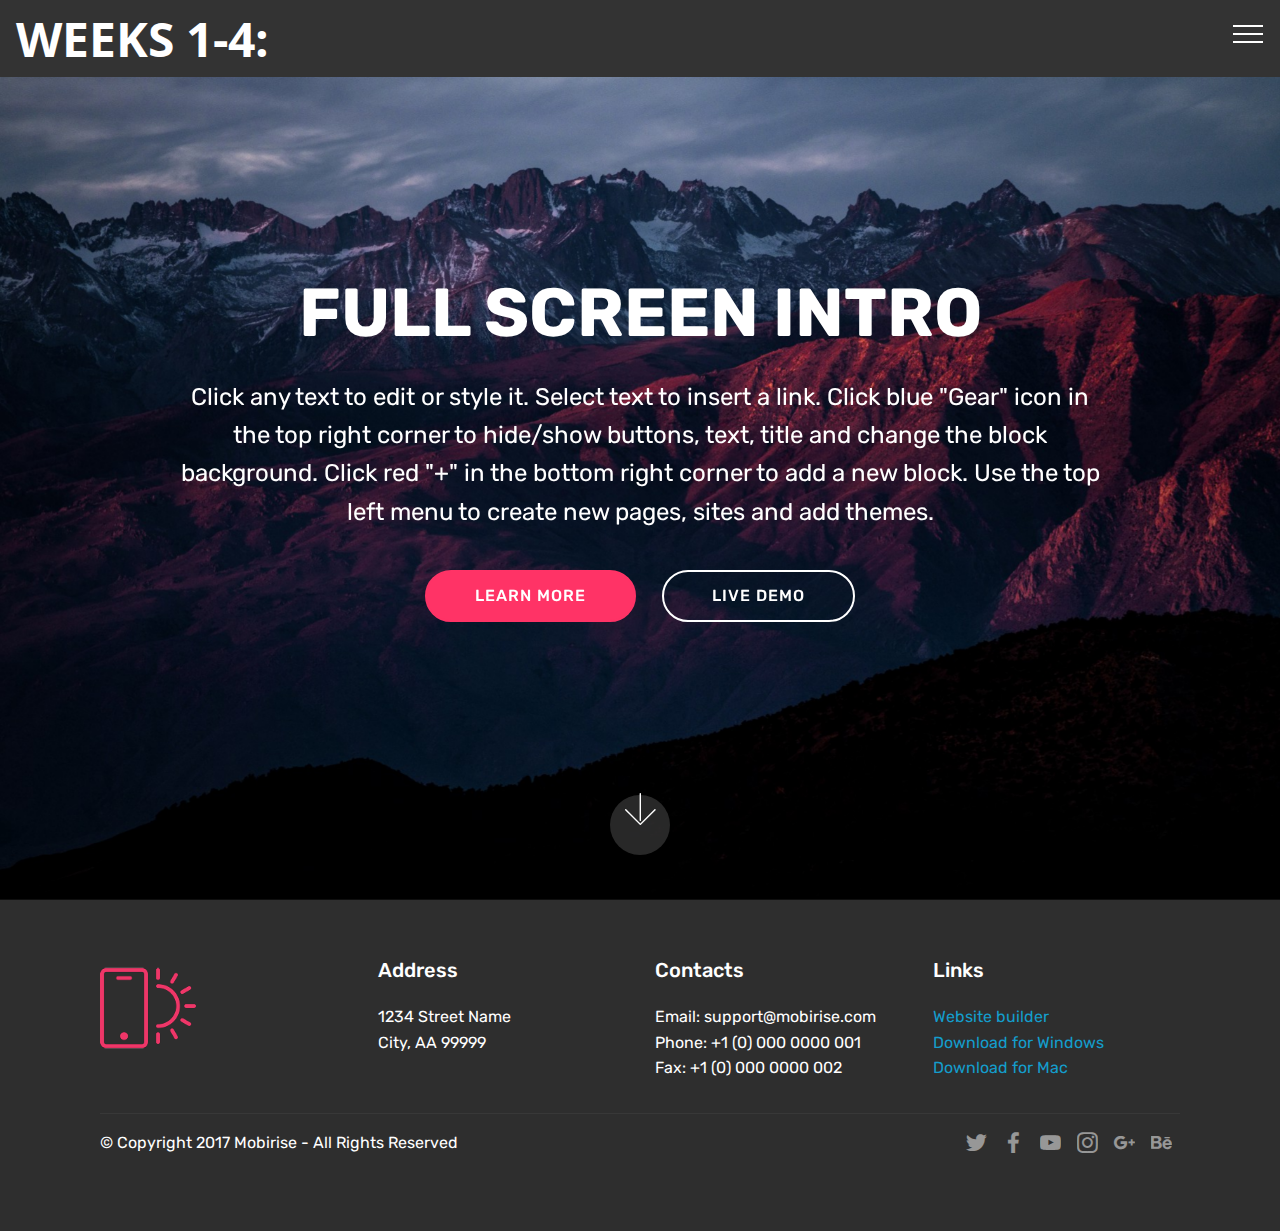
<file: index.html>
<!DOCTYPE html>
<html>
<head>
  <!-- Site made with Mobirise Website Builder v4.4.1, https://mobirise.com -->
  <meta charset="UTF-8">
  <meta http-equiv="X-UA-Compatible" content="IE=edge">
  <meta name="generator" content="Mobirise v4.4.1, mobirise.com">
  <meta name="viewport" content="width=device-width, initial-scale=1">
  <link rel="shortcut icon" href="assets/images/logo2.png" type="image/x-icon">
  <meta name="description" content="">
  <title>Home</title>
  <link rel="stylesheet" href="assets/web/assets/mobirise-icons/mobirise-icons.css">
  <link rel="stylesheet" href="assets/tether/tether.min.css">
  <link rel="stylesheet" href="assets/bootstrap/css/bootstrap.min.css">
  <link rel="stylesheet" href="assets/bootstrap/css/bootstrap-grid.min.css">
  <link rel="stylesheet" href="assets/bootstrap/css/bootstrap-reboot.min.css">
  <link rel="stylesheet" href="assets/socicon/css/styles.css">
  <link rel="stylesheet" href="assets/dropdown/css/style.css">
  <link rel="stylesheet" href="assets/theme/css/style.css">
  <link rel="stylesheet" href="assets/mobirise/css/mbr-additional.css" type="text/css">
  
  
  
</head>
<body>
<section class="menu cid-qCdt6dfZaJ" once="menu" id="menu1-e" data-rv-view="1398">

    

    <nav class="navbar navbar-expand beta-menu navbar-dropdown align-items-center navbar-fixed-top collapsed">
        <button class="navbar-toggler navbar-toggler-right" type="button" data-toggle="collapse" data-target="#navbarSupportedContent" aria-controls="navbarSupportedContent" aria-expanded="false" aria-label="Toggle navigation">
            <div class="hamburger">
                <span></span>
                <span></span>
                <span></span>
                <span></span>
            </div>
        </button>
        <div class="menu-logo">
            <div class="navbar-brand">
                
                <span class="navbar-caption-wrap"><a class="navbar-caption text-white display-2" href="https://mobirise.com">
                        WEEKS 1-4:</a></span>
            </div>
        </div>
        <div class="collapse navbar-collapse" id="navbarSupportedContent">
            
            
        </div>
    </nav>
</section>

<section class="engine"><a href="https://mobirise.co/m">bootstrap table</a></section><section class="cid-qCdt6fkHWR mbr-fullscreen mbr-parallax-background" id="header2-f" data-rv-view="1400">

    

    

    <div class="container align-center">
        <div class="row justify-content-md-center">
            <div class="mbr-white col-md-10">
                <h1 class="mbr-section-title mbr-bold pb-3 mbr-fonts-style display-1">
                    FULL SCREEN INTRO
                </h1>
                
                <p class="mbr-text pb-3 mbr-fonts-style display-5">
                    Click any text to edit or style it. Select text to insert a link. Click blue "Gear" icon in the top right corner to hide/show buttons, text, title and change the block background. Click red "+" in the bottom right corner to add a new block. Use the top left menu to create new pages, sites and add themes.
                </p>
                <div class="mbr-section-btn">
                    <a class="btn btn-md btn-secondary display-4" href="https://mobirise.com">LEARN MORE</a>
                    <a class="btn btn-md btn-white-outline display-4" href="https://mobirise.com">LIVE DEMO</a>
                </div>
            </div>
        </div>
    </div>
    <div class="mbr-arrow hidden-sm-down" aria-hidden="true">
        <a href="#next">
            <i class="mbri-down mbr-iconfont"></i>
        </a>
    </div>
</section>

<section class="cid-qCdt6gR6Tw" id="footer1-g" data-rv-view="1403">

    

    

    <div class="container">
        <div class="media-container-row content text-white">
            <div class="col-12 col-md-3">
                <div class="media-wrap">
                    <a href="https://mobirise.com/">
                        <img src="assets/images/logo2.png" alt="Mobirise" media-simple="true">
                    </a>
                </div>
            </div>
            <div class="col-12 col-md-3 mbr-fonts-style display-7">
                <h5 class="pb-3">
                    Address
                </h5>
                <p class="mbr-text">
                    1234 Street Name
                    <br>City, AA 99999
                </p>
            </div>
            <div class="col-12 col-md-3 mbr-fonts-style display-7">
                <h5 class="pb-3">
                    Contacts
                </h5>
                <p class="mbr-text">
                    Email: support@mobirise.com
                    <br>Phone: +1 (0) 000 0000 001
                    <br>Fax: +1 (0) 000 0000 002
                </p>
            </div>
            <div class="col-12 col-md-3 mbr-fonts-style display-7">
                <h5 class="pb-3">
                    Links
                </h5>
                <p class="mbr-text">
                    <a class="text-primary" href="https://mobirise.com/">Website builder</a>
                    <br><a class="text-primary" href="https://mobirise.com/mobirise-free-win.zip">Download for Windows</a>
                    <br><a class="text-primary" href="https://mobirise.com/mobirise-free-mac.zip">Download for Mac</a>
                </p>
            </div>
        </div>
        <div class="footer-lower">
            <div class="media-container-row">
                <div class="col-sm-12">
                    <hr>
                </div>
            </div>
            <div class="media-container-row mbr-white">
                <div class="col-sm-6 copyright">
                    <p class="mbr-text mbr-fonts-style display-7">
                        © Copyright 2017 Mobirise - All Rights Reserved
                    </p>
                </div>
                <div class="col-md-6">
                    <div class="social-list align-right">
                        <div class="soc-item">
                            <a href="https://twitter.com/mobirise" target="_blank">
                                <span class="socicon-twitter socicon mbr-iconfont mbr-iconfont-social" media-simple="true"></span>
                            </a>
                        </div>
                        <div class="soc-item">
                            <a href="https://www.facebook.com/pages/Mobirise/1616226671953247" target="_blank">
                                <span class="socicon-facebook socicon mbr-iconfont mbr-iconfont-social" media-simple="true"></span>
                            </a>
                        </div>
                        <div class="soc-item">
                            <a href="https://www.youtube.com/c/mobirise" target="_blank">
                                <span class="socicon-youtube socicon mbr-iconfont mbr-iconfont-social" media-simple="true"></span>
                            </a>
                        </div>
                        <div class="soc-item">
                            <a href="https://instagram.com/mobirise" target="_blank">
                                <span class="socicon-instagram socicon mbr-iconfont mbr-iconfont-social" media-simple="true"></span>
                            </a>
                        </div>
                        <div class="soc-item">
                            <a href="https://plus.google.com/u/0/+Mobirise" target="_blank">
                                <span class="socicon-googleplus socicon mbr-iconfont mbr-iconfont-social" media-simple="true"></span>
                            </a>
                        </div>
                        <div class="soc-item">
                            <a href="https://www.behance.net/Mobirise" target="_blank">
                                <span class="socicon-behance socicon mbr-iconfont mbr-iconfont-social" media-simple="true"></span>
                            </a>
                        </div>
                    </div>
                </div>
            </div>
        </div>
    </div>
</section>


  <script src="assets/web/assets/jquery/jquery.min.js"></script>
  <script src="assets/popper/popper.min.js"></script>
  <script src="assets/tether/tether.min.js"></script>
  <script src="assets/bootstrap/js/bootstrap.min.js"></script>
  <script src="assets/dropdown/js/script.min.js"></script>
  <script src="assets/touch-swipe/jquery.touch-swipe.min.js"></script>
  <script src="assets/jarallax/jarallax.min.js"></script>
  <script src="assets/smooth-scroll/smooth-scroll.js"></script>
  <script src="assets/theme/js/script.js"></script>
  
  
</body>
</html>
</file>
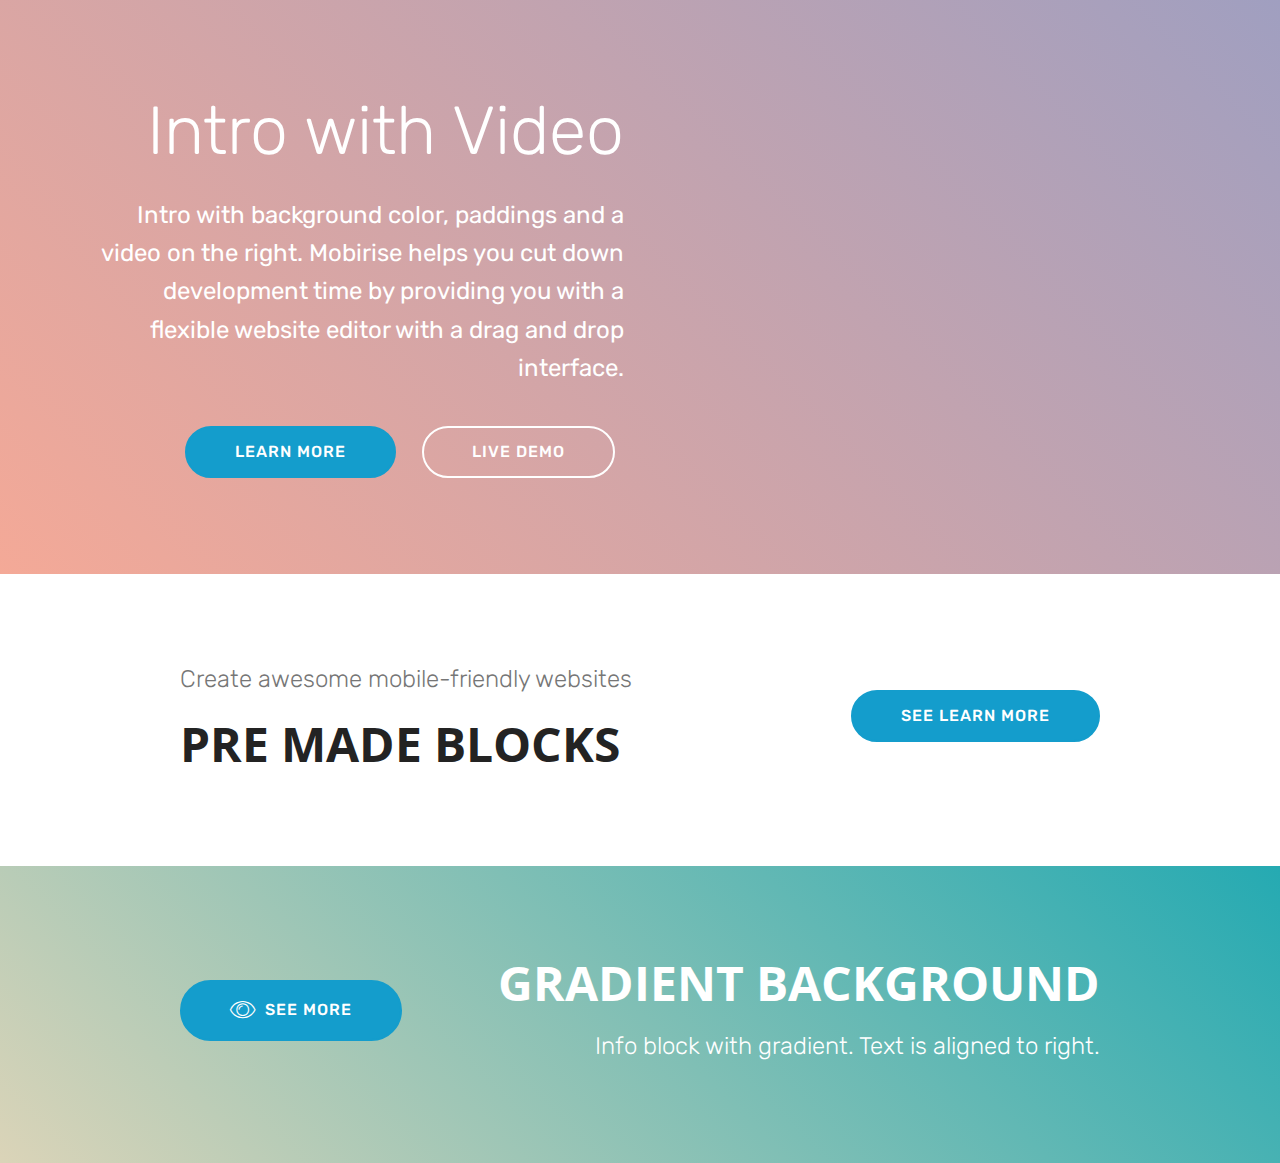
<file: page1.html>
<!DOCTYPE html>
<html>
<head>
  <!-- Site made with Mobirise Website Builder v4.4.1, https://mobirise.com -->
  <meta charset="UTF-8">
  <meta http-equiv="X-UA-Compatible" content="IE=edge">
  <meta name="generator" content="Mobirise v4.4.1, mobirise.com">
  <meta name="viewport" content="width=device-width, initial-scale=1">
  <link rel="shortcut icon" href="assets/images/logo2.png" type="image/x-icon">
  <meta name="description" content="Website Generator Description">
  <title>Page 1</title>
  <link rel="stylesheet" href="assets/web/assets/mobirise-icons/mobirise-icons.css">
  <link rel="stylesheet" href="assets/tether/tether.min.css">
  <link rel="stylesheet" href="assets/bootstrap/css/bootstrap.min.css">
  <link rel="stylesheet" href="assets/bootstrap/css/bootstrap-grid.min.css">
  <link rel="stylesheet" href="assets/bootstrap/css/bootstrap-reboot.min.css">
  <link rel="stylesheet" href="assets/theme/css/style.css">
  <link rel="stylesheet" href="assets/mobirise/css/mbr-additional.css" type="text/css">
  
  
  
</head>
<body>
<section class="header7 cid-qCdRtmenmz" id="header7-1k" data-rv-view="1406">

    

    

    <div class="container">
        <div class="media-container-row">

            <div class="media-content align-right">
                <h1 class="mbr-section-title mbr-white pb-3 mbr-fonts-style display-1">
                    Intro with Video
                </h1>
                <div class="mbr-section-text mbr-white pb-3">
                    <p class="mbr-text mbr-fonts-style display-5">
                        Intro with background color, paddings and a video on the right. Mobirise helps you cut down development time by providing you with a flexible website editor with a drag and drop interface.
                    </p>
                </div>
                <div class="mbr-section-btn">
                        <a class="btn btn-md btn-primary display-4" href="https://mobirise.com">LEARN MORE</a>
                        <a class="btn btn-md btn-white-outline display-4" href="https://mobirise.com">LIVE DEMO</a>
                </div>
            </div>

            <div class="mbr-figure" style="width: 100%;"><iframe class="mbr-embedded-video" src="https://www.youtube.com/embed/uNCr7NdOJgw?rel=0&amp;amp;showinfo=0&amp;autoplay=0&amp;loop=0" width="1280" height="720" frameborder="0" allowfullscreen></iframe></div>

        </div>
    </div>
</section>

<section class="engine"><a href="https://mobirise.co/j">how to design your own website</a></section><section class="mbr-section info1 cid-qCdSqW1tRE" id="info1-1l" data-rv-view="1409">

    

    
    <div class="container">
        <div class="row justify-content-center content-row">
            <div class="media-container-column title col-12 col-lg-7 col-md-6">
                <h3 class="mbr-section-subtitle align-left mbr-light pb-3 mbr-fonts-style display-5">
                    Create awesome mobile-friendly websites
                </h3>
                <h2 class="align-left mbr-bold mbr-fonts-style display-2">
                    PRE MADE BLOCKS
                </h2>
            </div>
            <div class="media-container-column col-12 col-lg-3 col-md-4">
                <div class="mbr-section-btn align-right py-4">
                    <a class="btn btn-primary display-4" href="https://mobirise.com">SEE LEARN MORE</a>
                </div>
            </div>
        </div>
    </div>
</section>

<section class="mbr-section info2 cid-qCdSrpk6wx" id="info2-1m" data-rv-view="1412">

    

    

    <div class="container">
        <div class="row main justify-content-center">
            <div class="media-container-column col-12 col-lg-3 col-md-4">
                <div class="mbr-section-btn align-left py-4">
                    <a class="btn btn-primary display-4" href="https://mobirise.com">
                    <span class="mbri-preview mbr-iconfont"></span>
                    SEE MORE
                    </a>
                </div>
            </div>
            <div class="media-container-column title col-12 col-lg-7 col-md-6">
                <h2 class="align-right mbr-bold mbr-white pb-3 mbr-fonts-style display-2">
                    GRADIENT BACKGROUND
                </h2>
                <h3 class="mbr-section-subtitle align-right mbr-light mbr-white mbr-fonts-style display-5">
                    Info block with gradient. Text is aligned to right.
                </h3>
            </div>
        </div>
    </div>
</section>


  <script src="assets/web/assets/jquery/jquery.min.js"></script>
  <script src="assets/popper/popper.min.js"></script>
  <script src="assets/tether/tether.min.js"></script>
  <script src="assets/bootstrap/js/bootstrap.min.js"></script>
  <script src="assets/smooth-scroll/smooth-scroll.js"></script>
  <script src="assets/theme/js/script.js"></script>
  
  
</body>
</html>
</file>
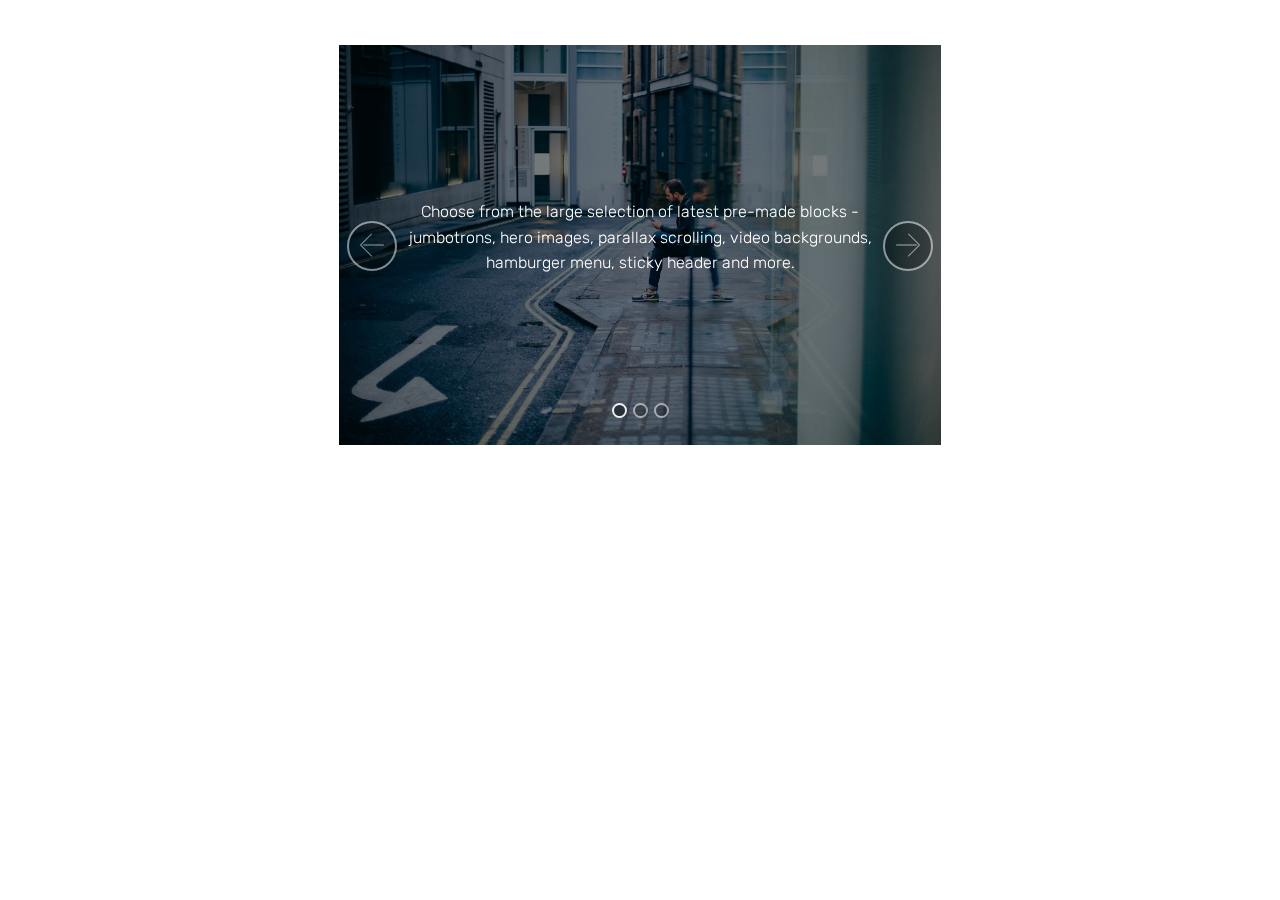
<file: page2.html>
<!DOCTYPE html>
<html>
<head>
  <!-- Site made with Mobirise Website Builder v4.4.1, https://mobirise.com -->
  <meta charset="UTF-8">
  <meta http-equiv="X-UA-Compatible" content="IE=edge">
  <meta name="generator" content="Mobirise v4.4.1, mobirise.com">
  <meta name="viewport" content="width=device-width, initial-scale=1">
  <link rel="shortcut icon" href="assets/images/logo2.png" type="image/x-icon">
  <meta name="description" content="Website Generator Description">
  <title>Page 2</title>
  <link rel="stylesheet" href="assets/web/assets/mobirise-icons/mobirise-icons.css">
  <link rel="stylesheet" href="assets/tether/tether.min.css">
  <link rel="stylesheet" href="assets/bootstrap/css/bootstrap.min.css">
  <link rel="stylesheet" href="assets/bootstrap/css/bootstrap-grid.min.css">
  <link rel="stylesheet" href="assets/bootstrap/css/bootstrap-reboot.min.css">
  <link rel="stylesheet" href="assets/theme/css/style.css">
  <link rel="stylesheet" href="assets/mobirise/css/mbr-additional.css" type="text/css">
  
  
  
</head>
<body>
<section class="carousel slide cid-qCdQj9y1W4" data-interval="false" id="slider2-1i" data-rv-view="1415">

    
    <div class="container content-slider">
        <div class="content-slider-wrap">
            <div><div class="mbr-slider slide carousel" data-pause="true" data-keyboard="false" data-ride="false" data-interval="false"><ol class="carousel-indicators"><li data-app-prevent-settings="" data-target="#slider2-1i" class=" active" data-slide-to="0"></li><li data-app-prevent-settings="" data-target="#slider2-1i" data-slide-to="1"></li><li data-app-prevent-settings="" data-target="#slider2-1i" data-slide-to="2"></li></ol><div class="carousel-inner" role="listbox"><div class="carousel-item slider-fullscreen-image active" data-bg-video-slide="false" style="background-image: url(assets/images/1.jpg);"><div class="container container-slide"><div class="image_wrapper"><div class="mbr-overlay"></div><img src="assets/images/1.jpg"><div class="carousel-caption justify-content-center"><div class="col-10 align-center"><p class="lead mbr-text mbr-fonts-style display-7">Choose from the large selection of latest pre-made blocks - jumbotrons, hero images, parallax scrolling, video backgrounds, hamburger menu, sticky header and more.</p></div></div></div></div></div><div class="carousel-item slider-fullscreen-image" data-bg-video-slide="https://www.youtube.com/watch?v=fwkKc6M60-0"><div class="mbr-overlay"></div><div class="container container-slide"><div class="image_wrapper"><img src="assets/images/2.jpg" style="opacity: 0;"><div class="carousel-caption justify-content-center"><div class="col-10 align-center"><p class="lead mbr-text mbr-fonts-style display-7">Slide with youtube video background and color overlay. Title and text are aligned to the left.</p></div></div></div></div></div><div class="carousel-item slider-fullscreen-image" data-bg-video-slide="false" style="background-image: url(assets/images/3.jpg);"><div class="container container-slide"><div class="image_wrapper"><div class="mbr-overlay"></div><img src="assets/images/3.jpg"><div class="carousel-caption justify-content-center"><div class="col-10 align-center"><p class="lead mbr-text mbr-fonts-style display-7">Choose from the large selection of latest pre-made blocks - jumbotrons, hero images, parallax scrolling, video backgrounds, hamburger menu, sticky header and more.</p></div></div></div></div></div></div><a data-app-prevent-settings="" class="carousel-control carousel-control-prev" role="button" data-slide="prev" href="#slider2-1i"><span aria-hidden="true" class="mbri-left mbr-iconfont"></span><span class="sr-only">Previous</span></a><a data-app-prevent-settings="" class="carousel-control carousel-control-next" role="button" data-slide="next" href="#slider2-1i"><span aria-hidden="true" class="mbri-right mbr-iconfont"></span><span class="sr-only">Next</span></a></div></div> 
        </div>
    </div>
</section>


  <section class="engine"><a href="https://mobirise.co/e">web page maker software</a></section><script src="assets/web/assets/jquery/jquery.min.js"></script>
  <script src="assets/popper/popper.min.js"></script>
  <script src="assets/tether/tether.min.js"></script>
  <script src="assets/bootstrap/js/bootstrap.min.js"></script>
  <script src="assets/jquery-mb-ytplayer/jquery.mb.ytplayer.min.js"></script>
  <script src="assets/jquery-mb-vimeo_player/jquery.mb.vimeo_player.js"></script>
  <script src="assets/bootstrap-carousel-swipe/bootstrap-carousel-swipe.js"></script>
  <script src="assets/smooth-scroll/smooth-scroll.js"></script>
  <script src="assets/theme/js/script.js"></script>
  <script src="assets/mobirise-slider-video/script.js"></script>
  
  
</body>
</html>
</file>
<file: assets/web/assets/mobirise-icons/mobirise-icons.css>
@font-face {
  font-family: 'MobiriseIcons';
  src:  url('mobirise-icons.eot?spat4u');
  src:  url('mobirise-icons.eot?spat4u#iefix') format('embedded-opentype'),
    url('mobirise-icons.ttf?spat4u') format('truetype'),
    url('mobirise-icons.woff?spat4u') format('woff'),
    url('mobirise-icons.svg?spat4u#MobiriseIcons') format('svg');
  font-weight: normal;
  font-style: normal;
}

[class^="mbri-"], [class*=" mbri-"] {
  /* use !important to prevent issues with browser extensions that change fonts */
  font-family: MobiriseIcons !important;
  speak: none;
  font-style: normal;
  font-weight: normal;
  font-variant: normal;
  text-transform: none;
  line-height: 1;

  /* Better Font Rendering =========== */
  -webkit-font-smoothing: antialiased;
  -moz-osx-font-smoothing: grayscale;
}

.mbri-add-submenu:before {
  content: "\e900";
}
.mbri-alert:before {
  content: "\e901";
}
.mbri-align-center:before {
  content: "\e902";
}
.mbri-align-justify:before {
  content: "\e903";
}
.mbri-align-left:before {
  content: "\e904";
}
.mbri-align-right:before {
  content: "\e905";
}
.mbri-android:before {
  content: "\e906";
}
.mbri-apple:before {
  content: "\e907";
}
.mbri-arrow-down:before {
  content: "\e908";
}
.mbri-arrow-next:before {
  content: "\e909";
}
.mbri-arrow-prev:before {
  content: "\e90a";
}
.mbri-arrow-up:before {
  content: "\e90b";
}
.mbri-bold:before {
  content: "\e90c";
}
.mbri-bookmark:before {
  content: "\e90d";
}
.mbri-bootstrap:before {
  content: "\e90e";
}
.mbri-briefcase:before {
  content: "\e90f";
}
.mbri-browse:before {
  content: "\e910";
}
.mbri-bulleted-list:before {
  content: "\e911";
}
.mbri-calendar:before {
  content: "\e912";
}
.mbri-camera:before {
  content: "\e913";
}
.mbri-cart-add:before {
  content: "\e914";
}
.mbri-cart-full:before {
  content: "\e915";
}
.mbri-cash:before {
  content: "\e916";
}
.mbri-change-style:before {
  content: "\e917";
}
.mbri-chat:before {
  content: "\e918";
}
.mbri-clock:before {
  content: "\e919";
}
.mbri-close:before {
  content: "\e91a";
}
.mbri-cloud:before {
  content: "\e91b";
}
.mbri-code:before {
  content: "\e91c";
}
.mbri-contact-form:before {
  content: "\e91d";
}
.mbri-credit-card:before {
  content: "\e91e";
}
.mbri-cursor-click:before {
  content: "\e91f";
}
.mbri-cust-feedback:before {
  content: "\e920";
}
.mbri-database:before {
  content: "\e921";
}
.mbri-delivery:before {
  content: "\e922";
}
.mbri-desktop:before {
  content: "\e923";
}
.mbri-devices:before {
  content: "\e924";
}
.mbri-down:before {
  content: "\e925";
}
.mbri-download:before {
  content: "\e989";
}
.mbri-drag-n-drop:before {
  content: "\e927";
}
.mbri-drag-n-drop2:before {
  content: "\e928";
}
.mbri-edit:before {
  content: "\e929";
}
.mbri-edit2:before {
  content: "\e92a";
}
.mbri-error:before {
  content: "\e92b";
}
.mbri-extension:before {
  content: "\e92c";
}
.mbri-features:before {
  content: "\e92d";
}
.mbri-file:before {
  content: "\e92e";
}
.mbri-flag:before {
  content: "\e92f";
}
.mbri-folder:before {
  content: "\e930";
}
.mbri-gift:before {
  content: "\e931";
}
.mbri-github:before {
  content: "\e932";
}
.mbri-globe:before {
  content: "\e933";
}
.mbri-globe-2:before {
  content: "\e934";
}
.mbri-growing-chart:before {
  content: "\e935";
}
.mbri-hearth:before {
  content: "\e936";
}
.mbri-help:before {
  content: "\e937";
}
.mbri-home:before {
  content: "\e938";
}
.mbri-hot-cup:before {
  content: "\e939";
}
.mbri-idea:before {
  content: "\e93a";
}
.mbri-image-gallery:before {
  content: "\e93b";
}
.mbri-image-slider:before {
  content: "\e93c";
}
.mbri-info:before {
  content: "\e93d";
}
.mbri-italic:before {
  content: "\e93e";
}
.mbri-key:before {
  content: "\e93f";
}
.mbri-laptop:before {
  content: "\e940";
}
.mbri-layers:before {
  content: "\e941";
}
.mbri-left-right:before {
  content: "\e942";
}
.mbri-left:before {
  content: "\e943";
}
.mbri-letter:before {
  content: "\e944";
}
.mbri-like:before {
  content: "\e945";
}
.mbri-link:before {
  content: "\e946";
}
.mbri-lock:before {
  content: "\e947";
}
.mbri-login:before {
  content: "\e948";
}
.mbri-logout:before {
  content: "\e949";
}
.mbri-magic-stick:before {
  content: "\e94a";
}
.mbri-map-pin:before {
  content: "\e94b";
}
.mbri-menu:before {
  content: "\e94c";
}
.mbri-mobile:before {
  content: "\e94d";
}
.mbri-mobile2:before {
  content: "\e94e";
}
.mbri-mobirise:before {
  content: "\e94f";
}
.mbri-more-horizontal:before {
  content: "\e950";
}
.mbri-more-vertical:before {
  content: "\e951";
}
.mbri-music:before {
  content: "\e952";
}
.mbri-new-file:before {
  content: "\e953";
}
.mbri-numbered-list:before {
  content: "\e954";
}
.mbri-opened-folder:before {
  content: "\e955";
}
.mbri-pages:before {
  content: "\e956";
}
.mbri-paper-plane:before {
  content: "\e957";
}
.mbri-paperclip:before {
  content: "\e958";
}
.mbri-photo:before {
  content: "\e959";
}
.mbri-photos:before {
  content: "\e95a";
}
.mbri-pin:before {
  content: "\e95b";
}
.mbri-play:before {
  content: "\e95c";
}
.mbri-plus:before {
  content: "\e95d";
}
.mbri-preview:before {
  content: "\e95e";
}
.mbri-print:before {
  content: "\e95f";
}
.mbri-protect:before {
  content: "\e960";
}
.mbri-question:before {
  content: "\e961";
}
.mbri-quote-left:before {
  content: "\e962";
}
.mbri-quote-right:before {
  content: "\e963";
}
.mbri-refresh:before {
  content: "\e964";
}
.mbri-responsive:before {
  content: "\e965";
}
.mbri-right:before {
  content: "\e966";
}
.mbri-rocket:before {
  content: "\e967";
}
.mbri-sad-face:before {
  content: "\e968";
}
.mbri-sale:before {
  content: "\e969";
}
.mbri-save:before {
  content: "\e96a";
}
.mbri-search:before {
  content: "\e96b";
}
.mbri-setting:before {
  content: "\e96c";
}
.mbri-setting2:before {
  content: "\e96d";
}
.mbri-setting3:before {
  content: "\e96e";
}
.mbri-share:before {
  content: "\e96f";
}
.mbri-shopping-bag:before {
  content: "\e970";
}
.mbri-shopping-basket:before {
  content: "\e971";
}
.mbri-shopping-cart:before {
  content: "\e972";
}
.mbri-sites:before {
  content: "\e973";
}
.mbri-smile-face:before {
  content: "\e974";
}
.mbri-speed:before {
  content: "\e975";
}
.mbri-star:before {
  content: "\e976";
}
.mbri-success:before {
  content: "\e977";
}
.mbri-sun:before {
  content: "\e978";
}
.mbri-sun2:before {
  content: "\e979";
}
.mbri-tablet:before {
  content: "\e97a";
}
.mbri-tablet-vertical:before {
  content: "\e97b";
}
.mbri-target:before {
  content: "\e97c";
}
.mbri-timer:before {
  content: "\e97d";
}
.mbri-to-ftp:before {
  content: "\e97e";
}
.mbri-to-local-drive:before {
  content: "\e97f";
}
.mbri-touch-swipe:before {
  content: "\e980";
}
.mbri-touch:before {
  content: "\e981";
}
.mbri-trash:before {
  content: "\e982";
}
.mbri-underline:before {
  content: "\e983";
}
.mbri-unlink:before {
  content: "\e984";
}
.mbri-unlock:before {
  content: "\e985";
}
.mbri-up-down:before {
  content: "\e986";
}
.mbri-up:before {
  content: "\e987";
}
.mbri-update:before {
  content: "\e988";
}
.mbri-upload:before {
 content: "\e926"; 
}
.mbri-user:before {
  content: "\e98a";
}
.mbri-user2:before {
  content: "\e98b";
}
.mbri-users:before {
  content: "\e98c";
}
.mbri-video:before {
  content: "\e98d";
}
.mbri-video-play:before {
  content: "\e98e";
}
.mbri-watch:before {
  content: "\e98f";
}
.mbri-website-theme:before {
  content: "\e990";
}
.mbri-wifi:before {
  content: "\e991";
}
.mbri-windows:before {
  content: "\e992";
}
.mbri-zoom-out:before {
  content: "\e993";
}
.mbri-redo:before {
  content: "\e994";
}
.mbri-undo:before {
  content: "\e995";
}
</file>
<file: assets/socicon/css/styles.css>
@charset "UTF-8";

@font-face {
  font-family: "socicon";
  src:url("../fonts/socicon.eot");
  src:url("../fonts/socicon.eot?#iefix") format("embedded-opentype"),
    url("../fonts/socicon.woff") format("woff"),
    url("../fonts/socicon.ttf") format("truetype"),
    url("../fonts/socicon.svg#socicon") format("svg");
  font-weight: normal;
  font-style: normal;

}

[data-icon]:before {
  font-family: "socicon" !important;
  content: attr(data-icon);
  font-style: normal !important;
  font-weight: normal !important;
  font-variant: normal !important;
  text-transform: none !important;
  speak: none;
  line-height: 1;
  -webkit-font-smoothing: antialiased;
  -moz-osx-font-smoothing: grayscale;
}

[class^="socicon-"]:before,
[class*=" socicon-"]:before {
  font-family: "socicon" !important;
  font-style: normal !important;
  font-weight: normal !important;
  font-variant: normal !important;
  text-transform: none !important;
  speak: none;
  line-height: 1;
  -webkit-font-smoothing: antialiased;
  -moz-osx-font-smoothing: grayscale;
}

.socicon-modelmayhem:before {
  content: "\e000";
}
.socicon-mixcloud:before {
  content: "\e001";
}
.socicon-drupal:before {
  content: "\e002";
}
.socicon-swarm:before {
  content: "\e003";
}
.socicon-istock:before {
  content: "\e004";
}
.socicon-yammer:before {
  content: "\e005";
}
.socicon-ello:before {
  content: "\e006";
}
.socicon-stackoverflow:before {
  content: "\e007";
}
.socicon-persona:before {
  content: "\e008";
}
.socicon-triplej:before {
  content: "\e009";
}
.socicon-houzz:before {
  content: "\e00a";
}
.socicon-rss:before {
  content: "\e00b";
}
.socicon-paypal:before {
  content: "\e00c";
}
.socicon-odnoklassniki:before {
  content: "\e00d";
}
.socicon-airbnb:before {
  content: "\e00e";
}
.socicon-periscope:before {
  content: "\e00f";
}
.socicon-outlook:before {
  content: "\e010";
}
.socicon-coderwall:before {
  content: "\e011";
}
.socicon-tripadvisor:before {
  content: "\e012";
}
.socicon-appnet:before {
  content: "\e013";
}
.socicon-goodreads:before {
  content: "\e014";
}
.socicon-tripit:before {
  content: "\e015";
}
.socicon-lanyrd:before {
  content: "\e016";
}
.socicon-slideshare:before {
  content: "\e017";
}
.socicon-buffer:before {
  content: "\e018";
}
.socicon-disqus:before {
  content: "\e019";
}
.socicon-vkontakte:before {
  content: "\e01a";
}
.socicon-whatsapp:before {
  content: "\e01b";
}
.socicon-patreon:before {
  content: "\e01c";
}
.socicon-storehouse:before {
  content: "\e01d";
}
.socicon-pocket:before {
  content: "\e01e";
}
.socicon-mail:before {
  content: "\e01f";
}
.socicon-blogger:before {
  content: "\e020";
}
.socicon-technorati:before {
  content: "\e021";
}
.socicon-reddit:before {
  content: "\e022";
}
.socicon-dribbble:before {
  content: "\e023";
}
.socicon-stumbleupon:before {
  content: "\e024";
}
.socicon-digg:before {
  content: "\e025";
}
.socicon-envato:before {
  content: "\e026";
}
.socicon-behance:before {
  content: "\e027";
}
.socicon-delicious:before {
  content: "\e028";
}
.socicon-deviantart:before {
  content: "\e029";
}
.socicon-forrst:before {
  content: "\e02a";
}
.socicon-play:before {
  content: "\e02b";
}
.socicon-zerply:before {
  content: "\e02c";
}
.socicon-wikipedia:before {
  content: "\e02d";
}
.socicon-apple:before {
  content: "\e02e";
}
.socicon-flattr:before {
  content: "\e02f";
}
.socicon-github:before {
  content: "\e030";
}
.socicon-renren:before {
  content: "\e031";
}
.socicon-friendfeed:before {
  content: "\e032";
}
.socicon-newsvine:before {
  content: "\e033";
}
.socicon-identica:before {
  content: "\e034";
}
.socicon-bebo:before {
  content: "\e035";
}
.socicon-zynga:before {
  content: "\e036";
}
.socicon-steam:before {
  content: "\e037";
}
.socicon-xbox:before {
  content: "\e038";
}
.socicon-windows:before {
  content: "\e039";
}
.socicon-qq:before {
  content: "\e03a";
}
.socicon-douban:before {
  content: "\e03b";
}
.socicon-meetup:before {
  content: "\e03c";
}
.socicon-playstation:before {
  content: "\e03d";
}
.socicon-android:before {
  content: "\e03e";
}
.socicon-snapchat:before {
  content: "\e03f";
}
.socicon-twitter:before {
  content: "\e040";
}
.socicon-facebook:before {
  content: "\e041";
}
.socicon-googleplus:before {
  content: "\e042";
}
.socicon-pinterest:before {
  content: "\e043";
}
.socicon-foursquare:before {
  content: "\e044";
}
.socicon-yahoo:before {
  content: "\e045";
}
.socicon-skype:before {
  content: "\e046";
}
.socicon-yelp:before {
  content: "\e047";
}
.socicon-feedburner:before {
  content: "\e048";
}
.socicon-linkedin:before {
  content: "\e049";
}
.socicon-viadeo:before {
  content: "\e04a";
}
.socicon-xing:before {
  content: "\e04b";
}
.socicon-myspace:before {
  content: "\e04c";
}
.socicon-soundcloud:before {
  content: "\e04d";
}
.socicon-spotify:before {
  content: "\e04e";
}
.socicon-grooveshark:before {
  content: "\e04f";
}
.socicon-lastfm:before {
  content: "\e050";
}
.socicon-youtube:before {
  content: "\e051";
}
.socicon-vimeo:before {
  content: "\e052";
}
.socicon-dailymotion:before {
  content: "\e053";
}
.socicon-vine:before {
  content: "\e054";
}
.socicon-flickr:before {
  content: "\e055";
}
.socicon-500px:before {
  content: "\e056";
}
.socicon-wordpress:before {
  content: "\e058";
}
.socicon-tumblr:before {
  content: "\e059";
}
.socicon-twitch:before {
  content: "\e05a";
}
.socicon-8tracks:before {
  content: "\e05b";
}
.socicon-amazon:before {
  content: "\e05c";
}
.socicon-icq:before {
  content: "\e05d";
}
.socicon-smugmug:before {
  content: "\e05e";
}
.socicon-ravelry:before {
  content: "\e05f";
}
.socicon-weibo:before {
  content: "\e060";
}
.socicon-baidu:before {
  content: "\e061";
}
.socicon-angellist:before {
  content: "\e062";
}
.socicon-ebay:before {
  content: "\e063";
}
.socicon-imdb:before {
  content: "\e064";
}
.socicon-stayfriends:before {
  content: "\e065";
}
.socicon-residentadvisor:before {
  content: "\e066";
}
.socicon-google:before {
  content: "\e067";
}
.socicon-yandex:before {
  content: "\e068";
}
.socicon-sharethis:before {
  content: "\e069";
}
.socicon-bandcamp:before {
  content: "\e06a";
}
.socicon-itunes:before {
  content: "\e06b";
}
.socicon-deezer:before {
  content: "\e06c";
}
.socicon-telegram:before {
  content: "\e06e";
}
.socicon-openid:before {
  content: "\e06f";
}
.socicon-amplement:before {
  content: "\e070";
}
.socicon-viber:before {
  content: "\e071";
}
.socicon-zomato:before {
  content: "\e072";
}
.socicon-draugiem:before {
  content: "\e074";
}
.socicon-endomodo:before {
  content: "\e075";
}
.socicon-filmweb:before {
  content: "\e076";
}
.socicon-stackexchange:before {
  content: "\e077";
}
.socicon-wykop:before {
  content: "\e078";
}
.socicon-teamspeak:before {
  content: "\e079";
}
.socicon-teamviewer:before {
  content: "\e07a";
}
.socicon-ventrilo:before {
  content: "\e07b";
}
.socicon-younow:before {
  content: "\e07c";
}
.socicon-raidcall:before {
  content: "\e07d";
}
.socicon-mumble:before {
  content: "\e07e";
}
.socicon-medium:before {
  content: "\e06d";
}
.socicon-bebee:before {
  content: "\e07f";
}
.socicon-hitbox:before {
  content: "\e080";
}
.socicon-reverbnation:before {
  content: "\e081";
}
.socicon-formulr:before {
  content: "\e082";
}
.socicon-instagram:before {
  content: "\e057";
}
.socicon-battlenet:before {
  content: "\e083";
}
.socicon-chrome:before {
  content: "\e084";
}
.socicon-discord:before {
  content: "\e086";
}
.socicon-issuu:before {
  content: "\e087";
}
.socicon-macos:before {
  content: "\e088";
}
.socicon-firefox:before {
  content: "\e089";
}
.socicon-opera:before {
  content: "\e08d";
}
.socicon-keybase:before {
  content: "\e090";
}
.socicon-alliance:before {
  content: "\e091";
}
.socicon-livejournal:before {
  content: "\e092";
}
.socicon-googlephotos:before {
  content: "\e093";
}
.socicon-horde:before {
  content: "\e094";
}
.socicon-etsy:before {
  content: "\e095";
}
.socicon-zapier:before {
  content: "\e096";
}
.socicon-google-scholar:before {
  content: "\e097";
}
.socicon-researchgate:before {
  content: "\e098";
}
.socicon-wechat:before {
  content: "\e099";
}
.socicon-strava:before {
  content: "\e09a";
}
.socicon-line:before {
  content: "\e09b";
}
.socicon-lyft:before {
  content: "\e09c";
}
.socicon-uber:before {
  content: "\e09d";
}
.socicon-songkick:before {
  content: "\e09e";
}
.socicon-viewbug:before {
  content: "\e09f";
}
.socicon-googlegroups:before {
  content: "\e0a0";
}
.socicon-quora:before {
  content: "\e073";
}
.socicon-diablo:before {
  content: "\e085";
}
.socicon-blizzard:before {
  content: "\e0a1";
}
.socicon-hearthstone:before {
  content: "\e08b";
}
.socicon-heroes:before {
  content: "\e08a";
}
.socicon-overwatch:before {
  content: "\e08c";
}
.socicon-warcraft:before {
  content: "\e08e";
}
.socicon-starcraft:before {
  content: "\e08f";
}
.socicon-beam:before {
  content: "\e0a2";
}
.socicon-curse:before {
  content: "\e0a3";
}
.socicon-player:before {
  content: "\e0a4";
}
.socicon-streamjar:before {
  content: "\e0a5";
}
.socicon-nintendo:before {
  content: "\e0a6";
}
.socicon-hellocoton:before {
  content: "\e0a7";
}
</file>
<file: assets/dropdown/css/style.css>
.navbar-dropdown {
  left: 0;
  padding: 0;
  position: absolute;
  right: 0;
  top: 0;
  transition: all 0.45s ease;
  z-index: 1030;
  background: #282828; }
  .navbar-dropdown .navbar-logo {
    margin-right: 0.8rem;
    transition: margin 0.3s ease-in-out;
    vertical-align: middle; }
    .navbar-dropdown .navbar-logo img {
      height: 3.125rem;
      transition: all 0.3s ease-in-out; }
    .navbar-dropdown .navbar-logo.mbr-iconfont {
      font-size: 3.125rem;
      line-height: 3.125rem; }
  .navbar-dropdown .navbar-caption {
    font-weight: 700;
    white-space: normal;
    vertical-align: -4px;
    line-height: 3.125rem !important; }
    .navbar-dropdown .navbar-caption, .navbar-dropdown .navbar-caption:hover {
      color: inherit;
      text-decoration: none; }
  .navbar-dropdown .mbr-iconfont + .navbar-caption {
    vertical-align: -1px; }
  .navbar-dropdown.navbar-fixed-top {
    position: fixed; }
  .navbar-dropdown .navbar-brand span {
    vertical-align: -4px; }
  .navbar-dropdown.bg-color.transparent {
    background: none; }
  .navbar-dropdown.navbar-short .navbar-brand {
    padding: 0.625rem 0; }
    .navbar-dropdown.navbar-short .navbar-brand span {
      vertical-align: -1px; }
  .navbar-dropdown.navbar-short .navbar-caption {
    line-height: 2.375rem !important;
    vertical-align: -2px; }
  .navbar-dropdown.navbar-short .navbar-logo {
    margin-right: 0.5rem; }
    .navbar-dropdown.navbar-short .navbar-logo img {
      height: 2.375rem; }
    .navbar-dropdown.navbar-short .navbar-logo.mbr-iconfont {
      font-size: 2.375rem;
      line-height: 2.375rem; }
  .navbar-dropdown.navbar-short .mbr-table-cell {
    height: 3.625rem; }
  .navbar-dropdown .navbar-close {
    left: 0.6875rem;
    position: fixed;
    top: 0.75rem;
    z-index: 1000; }
  .navbar-dropdown .hamburger-icon {
    content: "";
    display: inline-block;
    vertical-align: middle;
    width: 16px;
    -webkit-box-shadow: 0 -6px 0 1px #282828,0 0 0 1px #282828,0 6px 0 1px #282828;
    -moz-box-shadow: 0 -6px 0 1px #282828,0 0 0 1px #282828,0 6px 0 1px #282828;
    box-shadow: 0 -6px 0 1px #282828,0 0 0 1px #282828,0 6px 0 1px #282828; }

.dropdown-menu .dropdown-toggle[data-toggle="dropdown-submenu"]::after {
  border-bottom: 0.35em solid transparent;
  border-left: 0.35em solid;
  border-right: 0;
  border-top: 0.35em solid transparent;
  margin-left: 0.3rem; }

.dropdown-menu .dropdown-item:focus {
  outline: 0; }

.nav-dropdown {
  font-size: 0.75rem;
  font-weight: 500;
  height: auto !important; }
  .nav-dropdown .nav-btn {
    padding-left: 1rem; }
  .nav-dropdown .link {
    margin: .667em 1.667em;
    font-weight: 500;
    padding: 0;
    transition: color .2s ease-in-out; }
    .nav-dropdown .link.dropdown-toggle {
      margin-right: 2.583em; }
      .nav-dropdown .link.dropdown-toggle::after {
        margin-left: .25rem;
        border-top: 0.35em solid;
        border-right: 0.35em solid transparent;
        border-left: 0.35em solid transparent;
        border-bottom: 0; }
      .nav-dropdown .link.dropdown-toggle[aria-expanded="true"] {
        margin: 0;
        padding: 0.667em 3.263em  0.667em 1.667em; }
  .nav-dropdown .link::after,
  .nav-dropdown .dropdown-item::after {
    color: inherit; }
  .nav-dropdown .btn {
    font-size: 0.75rem;
    font-weight: 700;
    letter-spacing: 0;
    margin-bottom: 0;
    padding-left: 1.25rem;
    padding-right: 1.25rem; }
  .nav-dropdown .dropdown-menu {
    border-radius: 0;
    border: 0;
    left: 0;
    margin: 0;
    padding-bottom: 1.25rem;
    padding-top: 1.25rem;
    position: relative; }
  .nav-dropdown .dropdown-submenu {
    margin-left: 0.125rem;
    top: 0; }
  .nav-dropdown .dropdown-item {
    font-weight: 500;
    line-height: 2;
    padding: 0.3846em 4.615em 0.3846em 1.5385em;
    position: relative;
    transition: color .2s ease-in-out, background-color .2s ease-in-out; }
    .nav-dropdown .dropdown-item::after {
      margin-top: -0.3077em;
      position: absolute;
      right: 1.1538em;
      top: 50%; }
    .nav-dropdown .dropdown-item:focus, .nav-dropdown .dropdown-item:hover {
      background: none; }

@media (max-width: 767px) {
  .nav-dropdown.navbar-toggleable-sm {
    bottom: 0;
    display: none;
    left: 0;
    overflow-x: hidden;
    position: fixed;
    top: 0;
    transform: translateX(-100%);
    -ms-transform: translateX(-100%);
    -webkit-transform: translateX(-100%);
    width: 18.75rem;
    z-index: 999; } }
.nav-dropdown.navbar-toggleable-xl {
  bottom: 0;
  display: none;
  left: 0;
  overflow-x: hidden;
  position: fixed;
  top: 0;
  transform: translateX(-100%);
  -ms-transform: translateX(-100%);
  -webkit-transform: translateX(-100%);
  width: 18.75rem;
  z-index: 999; }

.nav-dropdown-sm {
  display: block !important;
  overflow-x: hidden;
  overflow: auto;
  padding-top: 3.875rem; }
  .nav-dropdown-sm::after {
    content: "";
    display: block;
    height: 3rem;
    width: 100%; }
  .nav-dropdown-sm.collapse.in ~ .navbar-close {
    display: block !important; }
  .nav-dropdown-sm.collapsing, .nav-dropdown-sm.collapse.in {
    transform: translateX(0);
    -ms-transform: translateX(0);
    -webkit-transform: translateX(0);
    transition: all 0.25s ease-out;
    -webkit-transition: all 0.25s ease-out;
    background: #282828; }
  .nav-dropdown-sm.collapsing[aria-expanded="false"] {
    transform: translateX(-100%);
    -ms-transform: translateX(-100%);
    -webkit-transform: translateX(-100%); }
  .nav-dropdown-sm .nav-item {
    display: block;
    margin-left: 0 !important;
    padding-left: 0; }
  .nav-dropdown-sm .link,
  .nav-dropdown-sm .dropdown-item {
    border-top: 1px dotted rgba(255, 255, 255, 0.1);
    font-size: 0.8125rem;
    line-height: 1.6;
    margin: 0 !important;
    padding: 0.875rem 2.4rem 0.875rem 1.5625rem !important;
    position: relative;
    white-space: normal; }
    .nav-dropdown-sm .link:focus, .nav-dropdown-sm .link:hover,
    .nav-dropdown-sm .dropdown-item:focus,
    .nav-dropdown-sm .dropdown-item:hover {
      background: rgba(0, 0, 0, 0.2) !important;
      color: #c0a375; }
  .nav-dropdown-sm .nav-btn {
    position: relative;
    padding: 1.5625rem 1.5625rem 0 1.5625rem; }
    .nav-dropdown-sm .nav-btn::before {
      border-top: 1px dotted rgba(255, 255, 255, 0.1);
      content: "";
      left: 0;
      position: absolute;
      top: 0;
      width: 100%; }
    .nav-dropdown-sm .nav-btn + .nav-btn {
      padding-top: 0.625rem; }
      .nav-dropdown-sm .nav-btn + .nav-btn::before {
        display: none; }
  .nav-dropdown-sm .btn {
    padding: 0.625rem 0; }
  .nav-dropdown-sm .dropdown-toggle[data-toggle="dropdown-submenu"]::after {
    margin-left: .25rem;
    border-top: 0.35em solid;
    border-right: 0.35em solid transparent;
    border-left: 0.35em solid transparent;
    border-bottom: 0; }
  .nav-dropdown-sm .dropdown-toggle[data-toggle="dropdown-submenu"][aria-expanded="true"]::after {
    border-top: 0;
    border-right: 0.35em solid transparent;
    border-left: 0.35em solid transparent;
    border-bottom: 0.35em solid; }
  .nav-dropdown-sm .dropdown-menu {
    margin: 0;
    padding: 0;
    position: relative;
    top: 0;
    left: 0;
    width: 100%;
    border: 0;
    float: none;
    border-radius: 0;
    background: none; }
  .nav-dropdown-sm .dropdown-submenu {
    left: 100%;
    margin-left: 0.125rem;
    margin-top: -1.25rem;
    top: 0; }

.navbar-toggleable-sm .nav-dropdown .dropdown-menu {
  position: absolute; }

.navbar-toggleable-sm .nav-dropdown .dropdown-submenu {
  left: 100%;
  margin-left: 0.125rem;
  margin-top: -1.25rem;
  top: 0; }

.navbar-toggleable-sm.opened .nav-dropdown .dropdown-menu {
  position: relative; }

.navbar-toggleable-sm.opened .nav-dropdown .dropdown-submenu {
  left: 0;
  margin-left: 00rem;
  margin-top: 0rem;
  top: 0; }

.is-builder .nav-dropdown.collapsing {
  transition: none !important; }

/*# sourceMappingURL=style.css.map */
</file>
<file: assets/theme/css/style.css>
/*!
 * Mobirise v4 theme (https://mobirise.com/)
 * Copyright 2017 Mobirise
 */
section {
  background-color: #eeeeee; }

section,
.container,
.container-fluid {
  position: relative;
  word-wrap: break-word; }

a.mbr-iconfont:hover {
  text-decoration: none; }

.article .lead p, .article .lead ul, .article .lead ol, .article .lead pre, .article .lead blockquote {
  margin-bottom: 0; }

a {
  font-style: normal;
  font-weight: 400;
  cursor: pointer; }
  a, a:hover {
    text-decoration: none; }

figure {
  margin-bottom: 0; }

body {
  color: #232323; }

h1, h2, h3, h4, h5, h6,
.h1, .h2, .h3, .h4, .h5, .h6,
.display-1, .display-2, .display-3, .display-4 {
  line-height: 1;
  word-break: break-word;
  word-wrap: break-word; }

b, strong {
  font-weight: bold; }

blockquote {
  padding: 10px 0 10px 20px;
  position: relative;
  border-left: 2px solid;
  border-color: #ff3366; }

input:-webkit-autofill, input:-webkit-autofill:hover, input:-webkit-autofill:focus, input:-webkit-autofill:active {
  transition-delay: 9999s;
  transition-property: background-color, color; }

textarea[type="hidden"] {
  display: none; }

body {
  position: relative; }

section {
  background-position: 50% 50%;
  background-repeat: no-repeat;
  background-size: cover; }
  section .mbr-background-video,
  section .mbr-background-video-preview {
    position: absolute;
    bottom: 0;
    left: 0;
    right: 0;
    top: 0; }

.hidden {
  visibility: hidden; }

.mbr-z-index20 {
  z-index: 20; }

/*! Base colors */
.mbr-white {
  color: #ffffff; }

.mbr-black {
  color: #000000; }

.mbr-bg-white {
  background-color: #ffffff; }

.mbr-bg-black {
  background-color: #000000; }

/*! Text-aligns */
.align-left {
  text-align: left; }

.align-center {
  text-align: center; }

.align-right {
  text-align: right; }

@media (max-width: 767px) {
  .align-left, .align-center, .align-right, .mbr-section-btn, .mbr-section-title {
    text-align: center; } }
/*! Font-weight  */
.mbr-light {
  font-weight: 300; }

.mbr-regular {
  font-weight: 400; }

.mbr-semibold {
  font-weight: 500; }

.mbr-bold {
  font-weight: 700; }

/*! Media  */
.media-size-item {
  -webkit-flex: 1 1 auto;
  -moz-flex: 1 1 auto;
  -ms-flex: 1 1 auto;
  -o-flex: 1 1 auto;
  flex: 1 1 auto; }

.media-content {
  -webkit-flex-basis: 100%;
  flex-basis: 100%; }

.media-container-row {
  display: -ms-flexbox;
  display: -webkit-flex;
  display: flex;
  -webkit-flex-direction: row;
  -ms-flex-direction: row;
  flex-direction: row;
  -webkit-flex-wrap: wrap;
  -ms-flex-wrap: wrap;
  flex-wrap: wrap;
  -webkit-justify-content: center;
  -ms-flex-pack: center;
  justify-content: center;
  -webkit-align-content: center;
  -ms-flex-line-pack: center;
  align-content: center;
  -webkit-align-items: start;
  -ms-flex-align: start;
  align-items: start; }
  .media-container-row .media-size-item {
    width: 400px; }

.media-container-column {
  display: -ms-flexbox;
  display: -webkit-flex;
  display: flex;
  -webkit-flex-direction: column;
  -ms-flex-direction: column;
  flex-direction: column;
  -webkit-flex-wrap: wrap;
  -ms-flex-wrap: wrap;
  flex-wrap: wrap;
  -webkit-justify-content: center;
  -ms-flex-pack: center;
  justify-content: center;
  -webkit-align-content: center;
  -ms-flex-line-pack: center;
  align-content: center;
  -webkit-align-items: stretch;
  -ms-flex-align: stretch;
  align-items: stretch; }
  .media-container-column > * {
    width: 100%; }

@media (min-width: 992px) {
  .media-container-row {
    -webkit-flex-wrap: nowrap;
    -ms-flex-wrap: nowrap;
    flex-wrap: nowrap; } }
figure {
  overflow: hidden; }

figure[mbr-media-size] {
  transition: width 0.1s; }

.mbr-figure img, .mbr-figure iframe {
  display: block;
  width: 100%; }

.card {
  background-color: transparent;
  border: none; }

.card-img {
  text-align: center;
  flex-shrink: 0; }

.media {
  max-width: 100%;
  margin: 0 auto; }

.mbr-figure {
  -ms-flex-item-align: center;
  -ms-grid-row-align: center;
  -webkit-align-self: center;
  align-self: center; }

.media-container > div {
  max-width: 100%; }

.mbr-figure img, .card-img img {
  width: 100%; }

@media (max-width: 991px) {
  .media-size-item {
    width: auto !important; }

  .media {
    width: auto; }

  .mbr-figure {
    width: 100% !important; } }
/*! Buttons */
.mbr-section-btn {
  margin-left: -.25rem;
  margin-right: -.25rem;
  font-size: 0; }

nav .mbr-section-btn {
  margin-left: 0rem;
  margin-right: 0rem; }

/*! Btn icon margin */
.btn .mbr-iconfont, .btn.btn-sm .mbr-iconfont {
  cursor: pointer;
  margin-right: 0.5rem; }

.btn.btn-md .mbr-iconfont, .btn.btn-md .mbr-iconfont {
  margin-right: 0.8rem; }

.mbr-regular {
  font-weight: 400; }

.mbr-semibold {
  font-weight: 500; }

.mbr-bold {
  font-weight: 700; }

[type="submit"] {
  -webkit-appearance: none; }

/*! Full-screen */
.mbr-fullscreen .mbr-overlay {
  min-height: 100vh; }

.mbr-fullscreen {
  display: flex;
  display: -webkit-flex;
  display: -moz-flex;
  display: -ms-flex;
  display: -o-flex;
  align-items: center;
  -webkit-align-items: center;
  min-height: 100vh;
  padding-top: 3rem;
  padding-bottom: 3rem; }

/*! Map */
.map {
  height: 25rem;
  position: relative; }
  .map iframe {
    width: 100%;
    height: 100%; }

/* Form */
.form-asterisk {
  font-family: initial;
  position: absolute;
  top: -2px;
  font-weight: normal; }

/*! Scroll to top arrow */
.mbr-arrow-up {
  bottom: 25px;
  right: 90px;
  position: fixed;
  text-align: right;
  z-index: 5000;
  color: #ffffff;
  font-size: 32px;
  transform: rotate(180deg);
  -webkit-transform: rotate(180deg); }

.mbr-arrow-up a {
  background: rgba(0, 0, 0, 0.2);
  border-radius: 3px;
  color: #fff;
  display: inline-block;
  height: 60px;
  width: 60px;
  outline-style: none !important;
  position: relative;
  text-decoration: none;
  transition: all .3s ease-in-out;
  cursor: pointer;
  text-align: center; }
  .mbr-arrow-up a:hover {
    background-color: rgba(0, 0, 0, 0.4); }
  .mbr-arrow-up a i {
    line-height: 60px; }

.mbr-arrow-up-icon {
  display: block;
  color: #fff; }

.mbr-arrow-up-icon::before {
  content: "\203a";
  display: inline-block;
  font-family: serif;
  font-size: 32px;
  line-height: 1;
  font-style: normal;
  position: relative;
  top: 6px;
  left: -4px;
  -webkit-transform: rotate(-90deg);
  transform: rotate(-90deg); }

/*! Arrow Down */
.mbr-arrow {
  position: absolute;
  bottom: 45px;
  left: 50%;
  width: 60px;
  height: 60px;
  cursor: pointer;
  background-color: rgba(80, 80, 80, 0.5);
  border-radius: 50%;
  -webkit-transform: translateX(-50%);
  transform: translateX(-50%); }
  .mbr-arrow > a {
    display: inline-block;
    text-decoration: none;
    outline-style: none;
    -webkit-animation: arrowdown 1.7s ease-in-out infinite;
    animation: arrowdown 1.7s ease-in-out infinite; }
    .mbr-arrow > a > i {
      position: absolute;
      top: -2px;
      left: 15px;
      font-size: 2rem; }

@keyframes arrowdown {
  0% {
    transform: translateY(0px);
    -webkit-transform: translateY(0px); }
  50% {
    transform: translateY(-5px);
    -webkit-transform: translateY(-5px); }
  100% {
    transform: translateY(0px);
    -webkit-transform: translateY(0px); } }
@-webkit-keyframes arrowdown {
  0% {
    transform: translateY(0px);
    -webkit-transform: translateY(0px); }
  50% {
    transform: translateY(-5px);
    -webkit-transform: translateY(-5px); }
  100% {
    transform: translateY(0px);
    -webkit-transform: translateY(0px); } }
@media (max-width: 500px) {
  .mbr-arrow-up {
    left: 50%;
    right: auto;
    transform: translateX(-50%) rotate(180deg);
    -webkit-transform: translateX(-50%) rotate(180deg); } }
/*Gradients animation*/
@keyframes gradient-animation {
  from {
    background-position: 0% 100%;
    animation-timing-function: ease-in-out; }
  to {
    background-position: 100% 0%;
    animation-timing-function: ease-in-out; } }
@-webkit-keyframes gradient-animation {
  from {
    background-position: 0% 100%;
    animation-timing-function: ease-in-out; }
  to {
    background-position: 100% 0%;
    animation-timing-function: ease-in-out; } }
.bg-gradient {
  background-size: 200% 200%;
  animation: gradient-animation 5s infinite alternate;
  -webkit-animation: gradient-animation 5s infinite alternate; }

.menu .navbar-brand {
  display: -webkit-flex; }
  .menu .navbar-brand span {
    display: flex;
    display: -webkit-flex; }
  .menu .navbar-brand .navbar-caption-wrap {
    display: -webkit-flex; }
  .menu .navbar-brand .navbar-logo img {
    display: -webkit-flex; }
@media (min-width: 768px) and (max-width: 991px) {
  .menu .navbar-toggleable-sm .navbar-nav {
    display: -webkit-box;
    display: -webkit-flex;
    display: -ms-flexbox; } }
@media (min-width: 992px) {
  .menu .navbar-nav.nav-dropdown {
    display: -webkit-flex; }
  .menu .navbar-toggleable-sm .navbar-collapse {
    display: -webkit-flex !important; } }

/*# sourceMappingURL=style.css.map */
.engine {
	position: absolute;
	text-indent: -2400px;
	text-align: center;
	padding: 0;
	top: 0;
	left: -2400px;
}
</file>
<file: assets/mobirise/css/mbr-additional.css>
@import url(https://fonts.googleapis.com/css?family=Rubik:300,300i,400,400i,500,500i,700,700i,900,900i);
@import url(https://fonts.googleapis.com/css?family=Open+Sans:300,300i,400,400i,600,600i,700,700i,800,800i);





body {
  font-style: normal;
  line-height: 1.5;
}
.mbr-section-title {
  font-style: normal;
  line-height: 1.2;
}
.mbr-section-subtitle {
  line-height: 1.3;
}
.mbr-text {
  font-style: normal;
  line-height: 1.6;
}
.display-1 {
  font-family: 'Rubik', sans-serif;
  font-size: 4.25rem;
}
.display-1 > .mbr-iconfont {
  font-size: 6.8rem;
}
.display-2 {
  font-family: 'Open Sans', sans-serif;
  font-size: 3rem;
}
.display-2 > .mbr-iconfont {
  font-size: 4.8rem;
}
.display-4 {
  font-family: 'Rubik', sans-serif;
  font-size: 1rem;
}
.display-4 > .mbr-iconfont {
  font-size: 1.6rem;
}
.display-5 {
  font-family: 'Rubik', sans-serif;
  font-size: 1.5rem;
}
.display-5 > .mbr-iconfont {
  font-size: 2.4rem;
}
.display-7 {
  font-family: 'Rubik', sans-serif;
  font-size: 1rem;
}
.display-7 > .mbr-iconfont {
  font-size: 1.6rem;
}
/* ---- Fluid typography for mobile devices ---- */
/* 1.4 - font scale ratio ( bootstrap == 1.42857 ) */
/* 100vw - current viewport width */
/* (48 - 20)  48 == 48rem == 768px, 20 == 20rem == 320px(minimal supported viewport) */
/* 0.65 - min scale variable, may vary */
@media (max-width: 768px) {
  .display-1 {
    font-size: 3.4rem;
    font-size: calc( 2.1374999999999997rem + (4.25 - 2.1374999999999997) * ((100vw - 20rem) / (48 - 20)));
    line-height: calc( 1.4 * (2.1374999999999997rem + (4.25 - 2.1374999999999997) * ((100vw - 20rem) / (48 - 20))));
  }
  .display-2 {
    font-size: 2.4rem;
    font-size: calc( 1.7rem + (3 - 1.7) * ((100vw - 20rem) / (48 - 20)));
    line-height: calc( 1.4 * (1.7rem + (3 - 1.7) * ((100vw - 20rem) / (48 - 20))));
  }
  .display-4 {
    font-size: 0.8rem;
    font-size: calc( 1rem + (1 - 1) * ((100vw - 20rem) / (48 - 20)));
    line-height: calc( 1.4 * (1rem + (1 - 1) * ((100vw - 20rem) / (48 - 20))));
  }
  .display-5 {
    font-size: 1.2rem;
    font-size: calc( 1.175rem + (1.5 - 1.175) * ((100vw - 20rem) / (48 - 20)));
    line-height: calc( 1.4 * (1.175rem + (1.5 - 1.175) * ((100vw - 20rem) / (48 - 20))));
  }
}
/* Buttons */
.btn {
  font-weight: 500;
  border-width: 2px;
  font-style: normal;
  letter-spacing: 1px;
  margin: .4rem .8rem;
  white-space: normal;
  -webkit-transition: all 0.3s ease-in-out;
  -moz-transition: all 0.3s ease-in-out;
  transition: all 0.3s ease-in-out;
  padding: 1rem 3rem;
  border-radius: 3px;
  display: inline-flex;
  align-items: center;
  justify-content: center;
  word-break: break-word;
}
.btn-sm {
  font-weight: 500;
  letter-spacing: 1px;
  -webkit-transition: all 0.3s ease-in-out;
  -moz-transition: all 0.3s ease-in-out;
  transition: all 0.3s ease-in-out;
  padding: 0.6rem 1.5rem;
  border-radius: 3px;
}
.btn-md {
  font-weight: 500;
  letter-spacing: 1px;
  margin: .4rem .8rem !important;
  -webkit-transition: all 0.3s ease-in-out;
  -moz-transition: all 0.3s ease-in-out;
  transition: all 0.3s ease-in-out;
  padding: 1rem 3rem;
  border-radius: 3px;
}
.btn-lg {
  font-weight: 500;
  letter-spacing: 1px;
  margin: .4rem .8rem !important;
  -webkit-transition: all 0.3s ease-in-out;
  -moz-transition: all 0.3s ease-in-out;
  transition: all 0.3s ease-in-out;
  padding: 1.2rem 3.2rem;
  border-radius: 3px;
}
.bg-primary {
  background-color: #149dcc !important;
}
.bg-success {
  background-color: #f7ed4a !important;
}
.bg-info {
  background-color: #82786e !important;
}
.bg-warning {
  background-color: #879a9f !important;
}
.bg-danger {
  background-color: #b1a374 !important;
}
.btn-primary,
.btn-primary:active {
  background-color: #149dcc;
  border-color: #149dcc;
  color: #ffffff;
}
.btn-primary:hover,
.btn-primary:focus,
.btn-primary.focus,
.btn-primary.active {
  color: #ffffff;
  background-color: #0d6786;
  border-color: #0d6786;
}
.btn-primary.disabled,
.btn-primary:disabled {
  color: #ffffff !important;
  background-color: #0d6786 !important;
  border-color: #0d6786 !important;
}
.btn-secondary,
.btn-secondary:active {
  background-color: #ff3366;
  border-color: #ff3366;
  color: #ffffff;
}
.btn-secondary:hover,
.btn-secondary:focus,
.btn-secondary.focus,
.btn-secondary.active {
  color: #ffffff;
  background-color: #e50039;
  border-color: #e50039;
}
.btn-secondary.disabled,
.btn-secondary:disabled {
  color: #ffffff !important;
  background-color: #e50039 !important;
  border-color: #e50039 !important;
}
.btn-info,
.btn-info:active {
  background-color: #82786e;
  border-color: #82786e;
  color: #ffffff;
}
.btn-info:hover,
.btn-info:focus,
.btn-info.focus,
.btn-info.active {
  color: #ffffff;
  background-color: #59524b;
  border-color: #59524b;
}
.btn-info.disabled,
.btn-info:disabled {
  color: #ffffff !important;
  background-color: #59524b !important;
  border-color: #59524b !important;
}
.btn-success,
.btn-success:active {
  background-color: #f7ed4a;
  border-color: #f7ed4a;
  color: #ffffff;
}
.btn-success:hover,
.btn-success:focus,
.btn-success.focus,
.btn-success.active {
  color: #ffffff;
  background-color: #eadd0a;
  border-color: #eadd0a;
}
.btn-success.disabled,
.btn-success:disabled {
  color: #ffffff !important;
  background-color: #eadd0a !important;
  border-color: #eadd0a !important;
}
.btn-warning,
.btn-warning:active {
  background-color: #879a9f;
  border-color: #879a9f;
  color: #ffffff;
}
.btn-warning:hover,
.btn-warning:focus,
.btn-warning.focus,
.btn-warning.active {
  color: #ffffff;
  background-color: #617479;
  border-color: #617479;
}
.btn-warning.disabled,
.btn-warning:disabled {
  color: #ffffff !important;
  background-color: #617479 !important;
  border-color: #617479 !important;
}
.btn-danger,
.btn-danger:active {
  background-color: #b1a374;
  border-color: #b1a374;
  color: #ffffff;
}
.btn-danger:hover,
.btn-danger:focus,
.btn-danger.focus,
.btn-danger.active {
  color: #ffffff;
  background-color: #8b7d4e;
  border-color: #8b7d4e;
}
.btn-danger.disabled,
.btn-danger:disabled {
  color: #ffffff !important;
  background-color: #8b7d4e !important;
  border-color: #8b7d4e !important;
}
.btn-white {
  color: #333333 !important;
}
.btn-white,
.btn-white:active {
  background-color: #ffffff;
  border-color: #ffffff;
  color: #ffffff;
}
.btn-white:hover,
.btn-white:focus,
.btn-white.focus,
.btn-white.active {
  color: #ffffff;
  background-color: #d4d4d4;
  border-color: #d4d4d4;
}
.btn-white.disabled,
.btn-white:disabled {
  color: #ffffff !important;
  background-color: #d4d4d4 !important;
  border-color: #d4d4d4 !important;
}
.btn-black,
.btn-black:active {
  background-color: #333333;
  border-color: #333333;
  color: #ffffff;
}
.btn-black:hover,
.btn-black:focus,
.btn-black.focus,
.btn-black.active {
  color: #ffffff;
  background-color: #0d0d0d;
  border-color: #0d0d0d;
}
.btn-black.disabled,
.btn-black:disabled {
  color: #ffffff !important;
  background-color: #0d0d0d !important;
  border-color: #0d0d0d !important;
}
.btn-primary-outline,
.btn-primary-outline:active {
  background: none;
  border-color: #0b566f;
  color: #0b566f;
}
.btn-primary-outline:hover,
.btn-primary-outline:focus,
.btn-primary-outline.focus,
.btn-primary-outline.active {
  color: #ffffff;
  background-color: #149dcc;
  border-color: #149dcc;
}
.btn-primary-outline.disabled,
.btn-primary-outline:disabled {
  color: #ffffff !important;
  background-color: #149dcc !important;
  border-color: #149dcc !important;
}
.btn-secondary-outline,
.btn-secondary-outline:active {
  background: none;
  border-color: #cc0033;
  color: #cc0033;
}
.btn-secondary-outline:hover,
.btn-secondary-outline:focus,
.btn-secondary-outline.focus,
.btn-secondary-outline.active {
  color: #ffffff;
  background-color: #ff3366;
  border-color: #ff3366;
}
.btn-secondary-outline.disabled,
.btn-secondary-outline:disabled {
  color: #ffffff !important;
  background-color: #ff3366 !important;
  border-color: #ff3366 !important;
}
.btn-info-outline,
.btn-info-outline:active {
  background: none;
  border-color: #4b453f;
  color: #4b453f;
}
.btn-info-outline:hover,
.btn-info-outline:focus,
.btn-info-outline.focus,
.btn-info-outline.active {
  color: #ffffff;
  background-color: #82786e;
  border-color: #82786e;
}
.btn-info-outline.disabled,
.btn-info-outline:disabled {
  color: #ffffff !important;
  background-color: #82786e !important;
  border-color: #82786e !important;
}
.btn-success-outline,
.btn-success-outline:active {
  background: none;
  border-color: #d2c609;
  color: #d2c609;
}
.btn-success-outline:hover,
.btn-success-outline:focus,
.btn-success-outline.focus,
.btn-success-outline.active {
  color: #ffffff;
  background-color: #f7ed4a;
  border-color: #f7ed4a;
}
.btn-success-outline.disabled,
.btn-success-outline:disabled {
  color: #ffffff !important;
  background-color: #f7ed4a !important;
  border-color: #f7ed4a !important;
}
.btn-warning-outline,
.btn-warning-outline:active {
  background: none;
  border-color: #55666b;
  color: #55666b;
}
.btn-warning-outline:hover,
.btn-warning-outline:focus,
.btn-warning-outline.focus,
.btn-warning-outline.active {
  color: #ffffff;
  background-color: #879a9f;
  border-color: #879a9f;
}
.btn-warning-outline.disabled,
.btn-warning-outline:disabled {
  color: #ffffff !important;
  background-color: #879a9f !important;
  border-color: #879a9f !important;
}
.btn-danger-outline,
.btn-danger-outline:active {
  background: none;
  border-color: #7a6e45;
  color: #7a6e45;
}
.btn-danger-outline:hover,
.btn-danger-outline:focus,
.btn-danger-outline.focus,
.btn-danger-outline.active {
  color: #ffffff;
  background-color: #b1a374;
  border-color: #b1a374;
}
.btn-danger-outline.disabled,
.btn-danger-outline:disabled {
  color: #ffffff !important;
  background-color: #b1a374 !important;
  border-color: #b1a374 !important;
}
.btn-black-outline,
.btn-black-outline:active {
  background: none;
  border-color: #000000;
  color: #000000;
}
.btn-black-outline:hover,
.btn-black-outline:focus,
.btn-black-outline.focus,
.btn-black-outline.active {
  color: #ffffff;
  background-color: #333333;
  border-color: #333333;
}
.btn-black-outline.disabled,
.btn-black-outline:disabled {
  color: #ffffff !important;
  background-color: #333333 !important;
  border-color: #333333 !important;
}
.btn-white-outline,
.btn-white-outline:active,
.btn-white-outline.active {
  background: none;
  border-color: #ffffff;
  color: #ffffff;
}
.btn-white-outline:hover,
.btn-white-outline:focus,
.btn-white-outline.focus {
  color: #333333;
  background-color: #ffffff;
  border-color: #ffffff;
}
.text-primary {
  color: #149dcc !important;
}
.text-secondary {
  color: #ff3366 !important;
}
.text-success {
  color: #f7ed4a !important;
}
.text-info {
  color: #82786e !important;
}
.text-warning {
  color: #879a9f !important;
}
.text-danger {
  color: #b1a374 !important;
}
.text-white {
  color: #ffffff !important;
}
.text-black {
  color: #000000 !important;
}
a.text-primary:hover,
a.text-primary:focus {
  color: #0b566f !important;
}
a.text-secondary:hover,
a.text-secondary:focus {
  color: #cc0033 !important;
}
a.text-success:hover,
a.text-success:focus {
  color: #d2c609 !important;
}
a.text-info:hover,
a.text-info:focus {
  color: #4b453f !important;
}
a.text-warning:hover,
a.text-warning:focus {
  color: #55666b !important;
}
a.text-danger:hover,
a.text-danger:focus {
  color: #7a6e45 !important;
}
a.text-white:hover,
a.text-white:focus {
  color: #b3b3b3 !important;
}
a.text-black:hover,
a.text-black:focus {
  color: #4d4d4d !important;
}
.alert-success {
  background-color: #70c770;
}
.alert-info {
  background-color: #82786e;
}
.alert-warning {
  background-color: #879a9f;
}
.alert-danger {
  background-color: #b1a374;
}
.mbr-section-btn a.btn:not(.btn-form) {
  border-radius: 100px;
}
.mbr-section-btn a.btn:not(.btn-form):hover {
  box-shadow: 0 10px 40px 0 rgba(0, 0, 0, 0.2);
}
.mbr-gallery-filter li a {
  border-radius: 100px !important;
}
.mbr-gallery-filter li.active .btn {
  background-color: #149dcc;
  border-color: #149dcc;
  color: #ffffff;
}
.mbr-gallery-filter li.active .btn:focus {
  box-shadow: none;
}
.nav-tabs .nav-link {
  border-radius: 100px !important;
}
.btn-form {
  border-radius: 0;
}
.btn-form:hover {
  cursor: pointer;
}
a,
a:hover {
  color: #149dcc;
}
.mbr-plan-header.bg-primary .mbr-plan-subtitle,
.mbr-plan-header.bg-primary .mbr-plan-price-desc {
  color: #b4e6f8;
}
.mbr-plan-header.bg-success .mbr-plan-subtitle,
.mbr-plan-header.bg-success .mbr-plan-price-desc {
  color: #ffffff;
}
.mbr-plan-header.bg-info .mbr-plan-subtitle,
.mbr-plan-header.bg-info .mbr-plan-price-desc {
  color: #beb8b2;
}
.mbr-plan-header.bg-warning .mbr-plan-subtitle,
.mbr-plan-header.bg-warning .mbr-plan-price-desc {
  color: #ced6d8;
}
.mbr-plan-header.bg-danger .mbr-plan-subtitle,
.mbr-plan-header.bg-danger .mbr-plan-price-desc {
  color: #dfd9c6;
}
/* Scroll to top button*/
.scrollToTop_wraper {
  opacity: 0 !important;
}
/* Others*/
.note-check a[data-value=Rubik] {
  font-style: normal;
}
.mbr-arrow a {
  color: #ffffff;
}
.form-control-label {
  position: relative;
  cursor: pointer;
  margin-bottom: .357em;
  padding: 0;
}
.alert {
  color: #ffffff;
  border-radius: 0;
  border: 0;
  font-size: .875rem;
  line-height: 1.5;
  margin-bottom: 1.875rem;
  padding: 1.25rem;
  position: relative;
}
.alert.alert-form::after {
  background-color: inherit;
  bottom: -7px;
  content: "";
  display: block;
  height: 14px;
  left: 50%;
  margin-left: -7px;
  position: absolute;
  transform: rotate(45deg);
  width: 14px;
}
.form-control {
  background-color: #f5f5f5;
  box-shadow: none;
  color: #565656;
  font-family: 'Rubik', sans-serif;
  font-size: 1rem;
  line-height: 1.43;
  min-height: 3.5em;
  padding: 1.07em .5em;
}
.form-control > .mbr-iconfont {
  font-size: 1.6rem;
}
.form-control,
.form-control:focus {
  border: 1px solid #e8e8e8;
}
.form-active .form-control:invalid {
  border-color: red;
}
.mbr-overlay {
  background-color: #000;
  bottom: 0;
  left: 0;
  opacity: .5;
  position: absolute;
  right: 0;
  top: 0;
  z-index: 0;
}
blockquote {
  font-style: italic;
  padding: 10px 0 10px 20px;
  font-size: 1.09rem;
  position: relative;
  border-color: #149dcc;
  border-width: 3px;
}
ul,
ol,
pre,
blockquote {
  margin-bottom: 2.3125rem;
}
pre {
  background: #f4f4f4;
  padding: 10px 24px;
  white-space: pre-wrap;
}
.inactive {
  -webkit-user-select: none;
  -moz-user-select: none;
  -ms-user-select: none;
  user-select: none;
  pointer-events: none;
  -webkit-user-drag: none;
  user-drag: none;
}
.mbr-section__comments .row {
  justify-content: center;
}
/* Forms */
.mbr-form .btn {
  margin: .4rem 0;
}
.mbr-form .input-group-btn a.btn {
  border-radius: 100px !important;
}
.mbr-form .input-group-btn a.btn:hover {
  box-shadow: 0 10px 40px 0 rgba(0, 0, 0, 0.2);
}
.mbr-form .input-group-btn button[type="submit"] {
  border-radius: 100px !important;
  padding: 1rem 3rem;
}
.mbr-form .input-group-btn button[type="submit"]:hover {
  box-shadow: 0 10px 40px 0 rgba(0, 0, 0, 0.2);
}
.form2 .form-control {
  border-top-left-radius: 100px;
  border-bottom-left-radius: 100px;
}
.form2 .input-group-btn a.btn {
  border-top-left-radius: 0 !important;
  border-bottom-left-radius: 0 !important;
}
.form2 .input-group-btn button[type="submit"] {
  border-top-left-radius: 0 !important;
  border-bottom-left-radius: 0 !important;
}
.form3 input[type="email"] {
  border-radius: 100px !important;
}
@media (max-width: 349px) {
  .form2 input[type="email"] {
    border-radius: 100px !important;
  }
  .form2 .input-group-btn a.btn {
    border-radius: 100px !important;
  }
  .form2 .input-group-btn button[type="submit"] {
    border-radius: 100px !important;
  }
}
@media (max-width: 767px) {
  .btn {
    font-size: .75rem !important;
  }
  .btn .mbr-iconfont {
    font-size: 1rem !important;
  }
}
/* Social block */
.btn-social {
  font-size: 20px;
  border-radius: 50%;
  padding: 0;
  width: 44px;
  height: 44px;
  line-height: 44px;
  text-align: center;
  position: relative;
  border: 2px solid #c0a375;
  border-color: #149dcc;
  color: #232323;
  cursor: pointer;
}
.btn-social i {
  top: 0;
  line-height: 44px;
  width: 44px;
}
.btn-social:hover {
  color: #fff;
  background: #149dcc;
}
.btn-social + .btn {
  margin-left: .1rem;
}
/* Footer */
.mbr-footer-content li::before,
.mbr-footer .mbr-contacts li::before {
  background: #149dcc;
}
.mbr-footer-content li a:hover,
.mbr-footer .mbr-contacts li a:hover {
  color: #149dcc;
}
.footer3 input[type="email"],
.footer4 input[type="email"] {
  border-radius: 100px !important;
}
.footer3 .input-group-btn a.btn,
.footer4 .input-group-btn a.btn {
  border-radius: 100px !important;
}
.footer3 .input-group-btn button[type="submit"],
.footer4 .input-group-btn button[type="submit"] {
  border-radius: 100px !important;
}
/* Headers*/
.header13 .form-inline input[type="email"],
.header14 .form-inline input[type="email"] {
  border-radius: 100px;
}
.header13 .form-inline input[type="text"],
.header14 .form-inline input[type="text"] {
  border-radius: 100px;
}
.header13 .form-inline input[type="tel"],
.header14 .form-inline input[type="tel"] {
  border-radius: 100px;
}
.header13 .form-inline a.btn,
.header14 .form-inline a.btn {
  border-radius: 100px;
}
.header13 .form-inline button,
.header14 .form-inline button {
  border-radius: 100px !important;
}
.offset-1 {
  margin-left: 8.33333%;
}
.offset-2 {
  margin-left: 16.66667%;
}
.offset-3 {
  margin-left: 25%;
}
.offset-4 {
  margin-left: 33.33333%;
}
.offset-5 {
  margin-left: 41.66667%;
}
.offset-6 {
  margin-left: 50%;
}
.offset-7 {
  margin-left: 58.33333%;
}
.offset-8 {
  margin-left: 66.66667%;
}
.offset-9 {
  margin-left: 75%;
}
.offset-10 {
  margin-left: 83.33333%;
}
.offset-11 {
  margin-left: 91.66667%;
}
@media (min-width: 576px) {
  .offset-sm-0 {
    margin-left: 0%;
  }
  .offset-sm-1 {
    margin-left: 8.33333%;
  }
  .offset-sm-2 {
    margin-left: 16.66667%;
  }
  .offset-sm-3 {
    margin-left: 25%;
  }
  .offset-sm-4 {
    margin-left: 33.33333%;
  }
  .offset-sm-5 {
    margin-left: 41.66667%;
  }
  .offset-sm-6 {
    margin-left: 50%;
  }
  .offset-sm-7 {
    margin-left: 58.33333%;
  }
  .offset-sm-8 {
    margin-left: 66.66667%;
  }
  .offset-sm-9 {
    margin-left: 75%;
  }
  .offset-sm-10 {
    margin-left: 83.33333%;
  }
  .offset-sm-11 {
    margin-left: 91.66667%;
  }
}
@media (min-width: 768px) {
  .offset-md-0 {
    margin-left: 0%;
  }
  .offset-md-1 {
    margin-left: 8.33333%;
  }
  .offset-md-2 {
    margin-left: 16.66667%;
  }
  .offset-md-3 {
    margin-left: 25%;
  }
  .offset-md-4 {
    margin-left: 33.33333%;
  }
  .offset-md-5 {
    margin-left: 41.66667%;
  }
  .offset-md-6 {
    margin-left: 50%;
  }
  .offset-md-7 {
    margin-left: 58.33333%;
  }
  .offset-md-8 {
    margin-left: 66.66667%;
  }
  .offset-md-9 {
    margin-left: 75%;
  }
  .offset-md-10 {
    margin-left: 83.33333%;
  }
  .offset-md-11 {
    margin-left: 91.66667%;
  }
}
@media (min-width: 992px) {
  .offset-lg-0 {
    margin-left: 0%;
  }
  .offset-lg-1 {
    margin-left: 8.33333%;
  }
  .offset-lg-2 {
    margin-left: 16.66667%;
  }
  .offset-lg-3 {
    margin-left: 25%;
  }
  .offset-lg-4 {
    margin-left: 33.33333%;
  }
  .offset-lg-5 {
    margin-left: 41.66667%;
  }
  .offset-lg-6 {
    margin-left: 50%;
  }
  .offset-lg-7 {
    margin-left: 58.33333%;
  }
  .offset-lg-8 {
    margin-left: 66.66667%;
  }
  .offset-lg-9 {
    margin-left: 75%;
  }
  .offset-lg-10 {
    margin-left: 83.33333%;
  }
  .offset-lg-11 {
    margin-left: 91.66667%;
  }
}
@media (min-width: 1200px) {
  .offset-xl-0 {
    margin-left: 0%;
  }
  .offset-xl-1 {
    margin-left: 8.33333%;
  }
  .offset-xl-2 {
    margin-left: 16.66667%;
  }
  .offset-xl-3 {
    margin-left: 25%;
  }
  .offset-xl-4 {
    margin-left: 33.33333%;
  }
  .offset-xl-5 {
    margin-left: 41.66667%;
  }
  .offset-xl-6 {
    margin-left: 50%;
  }
  .offset-xl-7 {
    margin-left: 58.33333%;
  }
  .offset-xl-8 {
    margin-left: 66.66667%;
  }
  .offset-xl-9 {
    margin-left: 75%;
  }
  .offset-xl-10 {
    margin-left: 83.33333%;
  }
  .offset-xl-11 {
    margin-left: 91.66667%;
  }
}
.navbar-toggler {
  -webkit-align-self: flex-start;
  -ms-flex-item-align: start;
  align-self: flex-start;
  padding: 0.25rem 0.75rem;
  font-size: 1.25rem;
  line-height: 1;
  background: transparent;
  border: 1px solid transparent;
  -webkit-border-radius: 0.25rem;
  border-radius: 0.25rem;
}
.navbar-toggler:focus,
.navbar-toggler:hover {
  text-decoration: none;
}
.navbar-toggler-icon {
  display: inline-block;
  width: 1.5em;
  height: 1.5em;
  vertical-align: middle;
  content: "";
  background: no-repeat center center;
  -webkit-background-size: 100% 100%;
  -o-background-size: 100% 100%;
  background-size: 100% 100%;
}
.navbar-toggler-left {
  position: absolute;
  left: 1rem;
}
.navbar-toggler-right {
  position: absolute;
  right: 1rem;
}
@media (max-width: 575px) {
  .navbar-toggleable .navbar-nav .dropdown-menu {
    position: static;
    float: none;
  }
  .navbar-toggleable > .container {
    padding-right: 0;
    padding-left: 0;
  }
}
@media (min-width: 576px) {
  .navbar-toggleable {
    -webkit-box-orient: horizontal;
    -webkit-box-direction: normal;
    -webkit-flex-direction: row;
    -ms-flex-direction: row;
    flex-direction: row;
    -webkit-flex-wrap: nowrap;
    -ms-flex-wrap: nowrap;
    flex-wrap: nowrap;
    -webkit-box-align: center;
    -webkit-align-items: center;
    -ms-flex-align: center;
    align-items: center;
  }
  .navbar-toggleable .navbar-nav {
    -webkit-box-orient: horizontal;
    -webkit-box-direction: normal;
    -webkit-flex-direction: row;
    -ms-flex-direction: row;
    flex-direction: row;
  }
  .navbar-toggleable .navbar-nav .nav-link {
    padding-right: .5rem;
    padding-left: .5rem;
  }
  .navbar-toggleable > .container {
    display: -webkit-box;
    display: -webkit-flex;
    display: -ms-flexbox;
    display: flex;
    -webkit-flex-wrap: nowrap;
    -ms-flex-wrap: nowrap;
    flex-wrap: nowrap;
    -webkit-box-align: center;
    -webkit-align-items: center;
    -ms-flex-align: center;
    align-items: center;
  }
  .navbar-toggleable .navbar-collapse {
    display: -webkit-box !important;
    display: -webkit-flex !important;
    display: -ms-flexbox !important;
    display: flex !important;
    width: 100%;
  }
  .navbar-toggleable .navbar-toggler {
    display: none;
  }
}
@media (max-width: 767px) {
  .navbar-toggleable-sm .navbar-nav .dropdown-menu {
    position: static;
    float: none;
  }
  .navbar-toggleable-sm > .container {
    padding-right: 0;
    padding-left: 0;
  }
}
@media (min-width: 768px) {
  .navbar-toggleable-sm {
    -webkit-box-orient: horizontal;
    -webkit-box-direction: normal;
    -webkit-flex-direction: row;
    -ms-flex-direction: row;
    flex-direction: row;
    -webkit-flex-wrap: nowrap;
    -ms-flex-wrap: nowrap;
    flex-wrap: nowrap;
    -webkit-box-align: center;
    -webkit-align-items: center;
    -ms-flex-align: center;
    align-items: center;
  }
  .navbar-toggleable-sm .navbar-nav {
    -webkit-box-orient: horizontal;
    -webkit-box-direction: normal;
    -webkit-flex-direction: row;
    -ms-flex-direction: row;
    flex-direction: row;
  }
  .navbar-toggleable-sm .navbar-nav .nav-link {
    padding-right: .5rem;
    padding-left: .5rem;
  }
  .navbar-toggleable-sm > .container {
    display: -webkit-box;
    display: -webkit-flex;
    display: -ms-flexbox;
    display: flex;
    -webkit-flex-wrap: nowrap;
    -ms-flex-wrap: nowrap;
    flex-wrap: nowrap;
    -webkit-box-align: center;
    -webkit-align-items: center;
    -ms-flex-align: center;
    align-items: center;
  }
  .navbar-toggleable-sm .navbar-collapse {
    display: -webkit-box !important;
    display: -webkit-flex !important;
    display: -ms-flexbox !important;
    display: flex !important;
    width: 100%;
  }
  .navbar-toggleable-sm .navbar-toggler {
    display: none;
  }
}
@media (max-width: 991px) {
  .navbar-toggleable-md .navbar-nav .dropdown-menu {
    position: static;
    float: none;
  }
  .navbar-toggleable-md > .container {
    padding-right: 0;
    padding-left: 0;
  }
}
@media (min-width: 992px) {
  .navbar-toggleable-md {
    -webkit-box-orient: horizontal;
    -webkit-box-direction: normal;
    -webkit-flex-direction: row;
    -ms-flex-direction: row;
    flex-direction: row;
    -webkit-flex-wrap: nowrap;
    -ms-flex-wrap: nowrap;
    flex-wrap: nowrap;
    -webkit-box-align: center;
    -webkit-align-items: center;
    -ms-flex-align: center;
    align-items: center;
  }
  .navbar-toggleable-md .navbar-nav {
    -webkit-box-orient: horizontal;
    -webkit-box-direction: normal;
    -webkit-flex-direction: row;
    -ms-flex-direction: row;
    flex-direction: row;
  }
  .navbar-toggleable-md .navbar-nav .nav-link {
    padding-right: .5rem;
    padding-left: .5rem;
  }
  .navbar-toggleable-md > .container {
    display: -webkit-box;
    display: -webkit-flex;
    display: -ms-flexbox;
    display: flex;
    -webkit-flex-wrap: nowrap;
    -ms-flex-wrap: nowrap;
    flex-wrap: nowrap;
    -webkit-box-align: center;
    -webkit-align-items: center;
    -ms-flex-align: center;
    align-items: center;
  }
  .navbar-toggleable-md .navbar-collapse {
    display: -webkit-box !important;
    display: -webkit-flex !important;
    display: -ms-flexbox !important;
    display: flex !important;
    width: 100%;
  }
  .navbar-toggleable-md .navbar-toggler {
    display: none;
  }
}
@media (max-width: 1199px) {
  .navbar-toggleable-lg .navbar-nav .dropdown-menu {
    position: static;
    float: none;
  }
  .navbar-toggleable-lg > .container {
    padding-right: 0;
    padding-left: 0;
  }
}
@media (min-width: 1200px) {
  .navbar-toggleable-lg {
    -webkit-box-orient: horizontal;
    -webkit-box-direction: normal;
    -webkit-flex-direction: row;
    -ms-flex-direction: row;
    flex-direction: row;
    -webkit-flex-wrap: nowrap;
    -ms-flex-wrap: nowrap;
    flex-wrap: nowrap;
    -webkit-box-align: center;
    -webkit-align-items: center;
    -ms-flex-align: center;
    align-items: center;
  }
  .navbar-toggleable-lg .navbar-nav {
    -webkit-box-orient: horizontal;
    -webkit-box-direction: normal;
    -webkit-flex-direction: row;
    -ms-flex-direction: row;
    flex-direction: row;
  }
  .navbar-toggleable-lg .navbar-nav .nav-link {
    padding-right: .5rem;
    padding-left: .5rem;
  }
  .navbar-toggleable-lg > .container {
    display: -webkit-box;
    display: -webkit-flex;
    display: -ms-flexbox;
    display: flex;
    -webkit-flex-wrap: nowrap;
    -ms-flex-wrap: nowrap;
    flex-wrap: nowrap;
    -webkit-box-align: center;
    -webkit-align-items: center;
    -ms-flex-align: center;
    align-items: center;
  }
  .navbar-toggleable-lg .navbar-collapse {
    display: -webkit-box !important;
    display: -webkit-flex !important;
    display: -ms-flexbox !important;
    display: flex !important;
    width: 100%;
  }
  .navbar-toggleable-lg .navbar-toggler {
    display: none;
  }
}
.navbar-toggleable-xl {
  -webkit-box-orient: horizontal;
  -webkit-box-direction: normal;
  -webkit-flex-direction: row;
  -ms-flex-direction: row;
  flex-direction: row;
  -webkit-flex-wrap: nowrap;
  -ms-flex-wrap: nowrap;
  flex-wrap: nowrap;
  -webkit-box-align: center;
  -webkit-align-items: center;
  -ms-flex-align: center;
  align-items: center;
}
.navbar-toggleable-xl .navbar-nav .dropdown-menu {
  position: static;
  float: none;
}
.navbar-toggleable-xl > .container {
  padding-right: 0;
  padding-left: 0;
}
.navbar-toggleable-xl .navbar-nav {
  -webkit-box-orient: horizontal;
  -webkit-box-direction: normal;
  -webkit-flex-direction: row;
  -ms-flex-direction: row;
  flex-direction: row;
}
.navbar-toggleable-xl .navbar-nav .nav-link {
  padding-right: .5rem;
  padding-left: .5rem;
}
.navbar-toggleable-xl > .container {
  display: -webkit-box;
  display: -webkit-flex;
  display: -ms-flexbox;
  display: flex;
  -webkit-flex-wrap: nowrap;
  -ms-flex-wrap: nowrap;
  flex-wrap: nowrap;
  -webkit-box-align: center;
  -webkit-align-items: center;
  -ms-flex-align: center;
  align-items: center;
}
.navbar-toggleable-xl .navbar-collapse {
  display: -webkit-box !important;
  display: -webkit-flex !important;
  display: -ms-flexbox !important;
  display: flex !important;
  width: 100%;
}
.navbar-toggleable-xl .navbar-toggler {
  display: none;
}
.card-img {
  width: auto;
}
.menu .navbar.collapsed:not(.beta-menu) {
  flex-direction: column;
}
.carousel-item.active,
.carousel-item-next,
.carousel-item-prev {
  display: -webkit-box;
  display: -webkit-flex;
  display: -ms-flexbox;
  display: flex;
}
.note-air-layout .dropup .dropdown-menu,
.note-air-layout .navbar-fixed-bottom .dropdown .dropdown-menu {
  bottom: initial !important;
}
html,
body {
  height: auto;
  min-height: 100vh;
}
.cid-qCdt6dfZaJ .navbar {
  padding: .5rem 0;
  background: #333333;
  transition: none;
  min-height: 77px;
}
.cid-qCdt6dfZaJ .navbar-dropdown.bg-color.transparent.opened {
  background: #333333;
}
.cid-qCdt6dfZaJ a {
  font-style: normal;
}
.cid-qCdt6dfZaJ .nav-item span {
  padding-right: 0.4em;
  line-height: 0.5em;
  vertical-align: text-bottom;
  position: relative;
  text-decoration: none;
}
.cid-qCdt6dfZaJ .nav-item a {
  display: flex;
  align-items: center;
  justify-content: center;
  padding: 0.7rem 0 !important;
  margin: 0rem .65rem !important;
}
.cid-qCdt6dfZaJ .nav-item:focus,
.cid-qCdt6dfZaJ .nav-link:focus {
  outline: none;
}
.cid-qCdt6dfZaJ .btn {
  padding: 0.4rem 1.5rem;
  display: inline-flex;
  align-items: center;
}
.cid-qCdt6dfZaJ .btn .mbr-iconfont {
  font-size: 1.6rem;
}
.cid-qCdt6dfZaJ .menu-logo {
  margin-right: auto;
}
.cid-qCdt6dfZaJ .menu-logo .navbar-brand {
  display: flex;
  margin-left: 5rem;
  padding: 0;
  transition: padding .2s;
  min-height: 3.8rem;
  align-items: center;
}
.cid-qCdt6dfZaJ .menu-logo .navbar-brand .navbar-caption-wrap {
  display: -webkit-flex;
  -webkit-align-items: center;
  align-items: center;
  word-break: break-word;
  min-width: 7rem;
  margin: .3rem 0;
}
.cid-qCdt6dfZaJ .menu-logo .navbar-brand .navbar-caption-wrap .navbar-caption {
  line-height: 1.2rem !important;
  padding-right: 2rem;
}
.cid-qCdt6dfZaJ .menu-logo .navbar-brand .navbar-logo {
  font-size: 4rem;
  transition: font-size 0.25s;
}
.cid-qCdt6dfZaJ .menu-logo .navbar-brand .navbar-logo img {
  display: flex;
}
.cid-qCdt6dfZaJ .menu-logo .navbar-brand .navbar-logo .mbr-iconfont {
  transition: font-size 0.25s;
}
.cid-qCdt6dfZaJ .navbar-toggleable-sm .navbar-collapse {
  justify-content: flex-end;
  -webkit-justify-content: flex-end;
  padding-right: 5rem;
  width: auto;
}
.cid-qCdt6dfZaJ .navbar-toggleable-sm .navbar-collapse .navbar-nav {
  flex-wrap: wrap;
  -webkit-flex-wrap: wrap;
  padding-left: 0;
}
.cid-qCdt6dfZaJ .navbar-toggleable-sm .navbar-collapse .navbar-nav .nav-item {
  -webkit-align-self: center;
  align-self: center;
}
.cid-qCdt6dfZaJ .navbar-toggleable-sm .navbar-collapse .navbar-buttons {
  padding-left: 0;
  padding-bottom: 0;
}
.cid-qCdt6dfZaJ .dropdown .dropdown-menu {
  background: #333333;
  display: none;
  position: absolute;
  min-width: 5rem;
  padding-top: 1.4rem;
  padding-bottom: 1.4rem;
  text-align: left;
}
.cid-qCdt6dfZaJ .dropdown .dropdown-menu .dropdown-item {
  width: auto;
  padding: 0.235em 1.5385em 0.235em 1.5385em !important;
}
.cid-qCdt6dfZaJ .dropdown .dropdown-menu .dropdown-item::after {
  right: 0.5rem;
}
.cid-qCdt6dfZaJ .dropdown .dropdown-menu .dropdown-submenu {
  margin: 0;
}
.cid-qCdt6dfZaJ .dropdown.open > .dropdown-menu {
  display: block;
}
.cid-qCdt6dfZaJ .navbar-toggleable-sm.opened:after {
  position: absolute;
  width: 100vw;
  height: 100vh;
  content: '';
  background-color: rgba(0, 0, 0, 0.1);
  left: 0;
  bottom: 0;
  transform: translateY(100%);
  -webkit-transform: translateY(100%);
  z-index: 1000;
}
.cid-qCdt6dfZaJ .navbar.navbar-short {
  min-height: 60px;
  transition: all .2s;
}
.cid-qCdt6dfZaJ .navbar.navbar-short .navbar-toggler-right {
  top: 20px;
}
.cid-qCdt6dfZaJ .navbar.navbar-short .navbar-logo a {
  font-size: 2.5rem !important;
  line-height: 2.5rem;
  transition: font-size 0.25s;
}
.cid-qCdt6dfZaJ .navbar.navbar-short .navbar-logo a .mbr-iconfont {
  font-size: 2.5rem !important;
}
.cid-qCdt6dfZaJ .navbar.navbar-short .navbar-logo a img {
  height: 3rem !important;
}
.cid-qCdt6dfZaJ .navbar.navbar-short .navbar-brand {
  min-height: 3rem;
}
.cid-qCdt6dfZaJ button.navbar-toggler {
  width: 31px;
  height: 18px;
  cursor: pointer;
  transition: all .2s;
  top: 1.5rem;
  right: 1rem;
}
.cid-qCdt6dfZaJ button.navbar-toggler:focus {
  outline: none;
}
.cid-qCdt6dfZaJ button.navbar-toggler .hamburger span {
  position: absolute;
  right: 0;
  width: 30px;
  height: 2px;
  border-right: 5px;
  background-color: #ffffff;
}
.cid-qCdt6dfZaJ button.navbar-toggler .hamburger span:nth-child(1) {
  top: 0;
  transition: all .2s;
}
.cid-qCdt6dfZaJ button.navbar-toggler .hamburger span:nth-child(2) {
  top: 8px;
  transition: all .15s;
}
.cid-qCdt6dfZaJ button.navbar-toggler .hamburger span:nth-child(3) {
  top: 8px;
  transition: all .15s;
}
.cid-qCdt6dfZaJ button.navbar-toggler .hamburger span:nth-child(4) {
  top: 16px;
  transition: all .2s;
}
.cid-qCdt6dfZaJ nav.opened .hamburger span:nth-child(1) {
  top: 8px;
  width: 0;
  opacity: 0;
  right: 50%;
  transition: all .2s;
}
.cid-qCdt6dfZaJ nav.opened .hamburger span:nth-child(2) {
  -webkit-transform: rotate(45deg);
  transform: rotate(45deg);
  transition: all .25s;
}
.cid-qCdt6dfZaJ nav.opened .hamburger span:nth-child(3) {
  -webkit-transform: rotate(-45deg);
  transform: rotate(-45deg);
  transition: all .25s;
}
.cid-qCdt6dfZaJ nav.opened .hamburger span:nth-child(4) {
  top: 8px;
  width: 0;
  opacity: 0;
  right: 50%;
  transition: all .2s;
}
.cid-qCdt6dfZaJ .collapsed.navbar-expand {
  flex-direction: column;
}
.cid-qCdt6dfZaJ .collapsed .btn {
  display: flex;
}
.cid-qCdt6dfZaJ .collapsed .navbar-collapse {
  display: none !important;
  padding-right: 0 !important;
}
.cid-qCdt6dfZaJ .collapsed .navbar-collapse.collapsing,
.cid-qCdt6dfZaJ .collapsed .navbar-collapse.show {
  display: block !important;
}
.cid-qCdt6dfZaJ .collapsed .navbar-collapse.collapsing .navbar-nav,
.cid-qCdt6dfZaJ .collapsed .navbar-collapse.show .navbar-nav {
  display: block;
  text-align: center;
}
.cid-qCdt6dfZaJ .collapsed .navbar-collapse.collapsing .navbar-nav .nav-item,
.cid-qCdt6dfZaJ .collapsed .navbar-collapse.show .navbar-nav .nav-item {
  clear: both;
}
.cid-qCdt6dfZaJ .collapsed .navbar-collapse.collapsing .navbar-nav .nav-item:last-child,
.cid-qCdt6dfZaJ .collapsed .navbar-collapse.show .navbar-nav .nav-item:last-child {
  margin-bottom: 1rem;
}
.cid-qCdt6dfZaJ .collapsed .navbar-collapse.collapsing .navbar-buttons,
.cid-qCdt6dfZaJ .collapsed .navbar-collapse.show .navbar-buttons {
  text-align: center;
}
.cid-qCdt6dfZaJ .collapsed .navbar-collapse.collapsing .navbar-buttons:last-child,
.cid-qCdt6dfZaJ .collapsed .navbar-collapse.show .navbar-buttons:last-child {
  margin-bottom: 1rem;
}
.cid-qCdt6dfZaJ .collapsed button.navbar-toggler {
  display: block;
}
.cid-qCdt6dfZaJ .collapsed .navbar-brand {
  margin-left: 1rem !important;
}
.cid-qCdt6dfZaJ .collapsed .navbar-toggleable-sm {
  flex-direction: column;
  -webkit-flex-direction: column;
}
.cid-qCdt6dfZaJ .collapsed .dropdown .dropdown-menu {
  width: 100%;
  text-align: center;
  position: relative;
  opacity: 0;
  display: block;
  height: 0;
  visibility: hidden;
  padding: 0;
  transition-duration: .5s;
  transition-property: opacity,padding,height;
}
.cid-qCdt6dfZaJ .collapsed .dropdown.open > .dropdown-menu {
  position: relative;
  opacity: 1;
  height: auto;
  padding: 1.4rem 0;
  visibility: visible;
}
.cid-qCdt6dfZaJ .collapsed .dropdown .dropdown-submenu {
  left: 0;
  text-align: center;
  width: 100%;
}
.cid-qCdt6dfZaJ .collapsed .dropdown .dropdown-toggle[data-toggle="dropdown-submenu"]::after {
  margin-top: 0;
  position: inherit;
  right: 0;
  top: 50%;
  display: inline-block;
  width: 0;
  height: 0;
  margin-left: .3em;
  vertical-align: middle;
  content: "";
  border-top: .30em solid;
  border-right: .30em solid transparent;
  border-left: .30em solid transparent;
}
@media (max-width: 991px) {
  .cid-qCdt6dfZaJ .navbar-expand {
    flex-direction: column;
  }
  .cid-qCdt6dfZaJ img {
    height: 3.8rem !important;
  }
  .cid-qCdt6dfZaJ .btn {
    display: flex;
  }
  .cid-qCdt6dfZaJ button.navbar-toggler {
    display: block;
  }
  .cid-qCdt6dfZaJ .navbar-brand {
    margin-left: 1rem !important;
  }
  .cid-qCdt6dfZaJ .navbar-toggleable-sm {
    flex-direction: column;
    -webkit-flex-direction: column;
  }
  .cid-qCdt6dfZaJ .navbar-collapse {
    display: none !important;
    padding-right: 0 !important;
  }
  .cid-qCdt6dfZaJ .navbar-collapse.collapsing,
  .cid-qCdt6dfZaJ .navbar-collapse.show {
    display: block !important;
  }
  .cid-qCdt6dfZaJ .navbar-collapse.collapsing .navbar-nav,
  .cid-qCdt6dfZaJ .navbar-collapse.show .navbar-nav {
    display: block;
    text-align: center;
  }
  .cid-qCdt6dfZaJ .navbar-collapse.collapsing .navbar-nav .nav-item,
  .cid-qCdt6dfZaJ .navbar-collapse.show .navbar-nav .nav-item {
    clear: both;
  }
  .cid-qCdt6dfZaJ .navbar-collapse.collapsing .navbar-nav .nav-item:last-child,
  .cid-qCdt6dfZaJ .navbar-collapse.show .navbar-nav .nav-item:last-child {
    margin-bottom: 1rem;
  }
  .cid-qCdt6dfZaJ .navbar-collapse.collapsing .navbar-buttons,
  .cid-qCdt6dfZaJ .navbar-collapse.show .navbar-buttons {
    text-align: center;
  }
  .cid-qCdt6dfZaJ .navbar-collapse.collapsing .navbar-buttons:last-child,
  .cid-qCdt6dfZaJ .navbar-collapse.show .navbar-buttons:last-child {
    margin-bottom: 1rem;
  }
  .cid-qCdt6dfZaJ .dropdown .dropdown-menu {
    width: 100%;
    text-align: center;
    position: relative;
    opacity: 0;
    display: block;
    height: 0;
    visibility: hidden;
    padding: 0;
    transition-duration: .5s;
    transition-property: opacity,padding,height;
  }
  .cid-qCdt6dfZaJ .dropdown.open > .dropdown-menu {
    position: relative;
    opacity: 1;
    height: auto;
    padding: 1.4rem 0;
    visibility: visible;
  }
  .cid-qCdt6dfZaJ .dropdown .dropdown-submenu {
    left: 0;
    text-align: center;
    width: 100%;
  }
  .cid-qCdt6dfZaJ .dropdown .dropdown-toggle[data-toggle="dropdown-submenu"]::after {
    margin-top: 0;
    position: inherit;
    right: 0;
    top: 50%;
    display: inline-block;
    width: 0;
    height: 0;
    margin-left: .3em;
    vertical-align: middle;
    content: "";
    border-top: .30em solid;
    border-right: .30em solid transparent;
    border-left: .30em solid transparent;
  }
}
@media (min-width: 767px) {
  .cid-qCdt6dfZaJ .menu-logo {
    flex-shrink: 0;
  }
}
.cid-qCdt6dfZaJ .navbar-collapse {
  flex-basis: auto;
}
.cid-qCdt6fkHWR {
  background-image: url("../../../assets/images/jumbotron.jpg");
}
.cid-qCdt6gR6Tw {
  padding-top: 60px;
  padding-bottom: 60px;
  background-color: #2e2e2e;
}
@media (max-width: 767px) {
  .cid-qCdt6gR6Tw .content {
    text-align: center;
  }
  .cid-qCdt6gR6Tw .content > div:not(:last-child) {
    margin-bottom: 2rem;
  }
}
@media (max-width: 767px) {
  .cid-qCdt6gR6Tw .media-wrap {
    margin-bottom: 1rem;
  }
}
.cid-qCdt6gR6Tw .media-wrap .mbr-iconfont-logo {
  font-size: 7.5rem;
  color: #f36;
}
.cid-qCdt6gR6Tw .media-wrap img {
  height: 6rem;
}
@media (max-width: 767px) {
  .cid-qCdt6gR6Tw .footer-lower .copyright {
    margin-bottom: 1rem;
    text-align: center;
  }
}
.cid-qCdt6gR6Tw .footer-lower hr {
  margin: 1rem 0;
  border-color: #fff;
  opacity: .05;
}
.cid-qCdt6gR6Tw .footer-lower .social-list {
  padding-left: 0;
  margin-bottom: 0;
  list-style: none;
  display: flex;
  flex-wrap: wrap;
  justify-content: flex-end;
  -webkit-justify-content: flex-end;
}
.cid-qCdt6gR6Tw .footer-lower .social-list .mbr-iconfont-social {
  font-size: 1.3rem;
  color: #fff;
}
.cid-qCdt6gR6Tw .footer-lower .social-list .soc-item {
  margin: 0 .5rem;
}
.cid-qCdt6gR6Tw .footer-lower .social-list a {
  margin: 0;
  opacity: .5;
  -webkit-transition: .2s linear;
  transition: .2s linear;
}
.cid-qCdt6gR6Tw .footer-lower .social-list a:hover {
  opacity: 1;
}
@media (max-width: 767px) {
  .cid-qCdt6gR6Tw .footer-lower .social-list {
    justify-content: center;
    -webkit-justify-content: center;
  }
}
.cid-qCdRtmenmz {
  padding-top: 90px;
  padding-bottom: 90px;
  background: linear-gradient(45deg, #f4a997, #a09fc0);
}
@media (min-width: 992px) {
  .cid-qCdRtmenmz .mbr-figure {
    padding-left: 4rem;
  }
}
@media (max-width: 991px) {
  .cid-qCdRtmenmz .mbr-figure {
    padding-top: 3rem;
  }
}
.cid-qCdSqW1tRE {
  padding-top: 90px;
  padding-bottom: 90px;
  background-color: #ffffff;
}
.cid-qCdSqW1tRE .mbr-section-subtitle {
  color: #767676;
}
.cid-qCdSqW1tRE .btn {
  margin: 0 0 .5rem 0;
}
.cid-qCdSrpk6wx {
  padding-top: 90px;
  padding-bottom: 90px;
  background: linear-gradient(45deg, #dbd4b8, #25aab2);
}
.cid-qCdSrpk6wx .btn {
  margin: 0 0 .5rem 0;
}
.cid-qCdQj9y1W4 {
  padding-top: 45px;
  padding-bottom: 45px;
  background-color: #ffffff;
}
.cid-qCdQj9y1W4 .content-slider {
  display: flex;
  justify-content: center;
}
.cid-qCdQj9y1W4 .modal-body .close {
  background: #1b1b1b;
}
.cid-qCdQj9y1W4 .modal-body .close span {
  font-style: normal;
}
.cid-qCdQj9y1W4 .carousel-inner > .active,
.cid-qCdQj9y1W4 .carousel-inner > .next,
.cid-qCdQj9y1W4 .carousel-inner > .prev {
  display: flex;
}
.cid-qCdQj9y1W4 .carousel-control .icon-next,
.cid-qCdQj9y1W4 .carousel-control .icon-prev {
  margin-top: -18px;
  font-size: 40px;
  line-height: 27px;
}
.cid-qCdQj9y1W4 .carousel-control:hover {
  background: #1b1b1b;
  color: #fff;
  opacity: 1;
}
@media (max-width: 767px) {
  .cid-qCdQj9y1W4 .container .carousel-control {
    margin-bottom: 0;
  }
  .cid-qCdQj9y1W4 .content-slider-wrap {
    width: 100%!important;
  }
}
.cid-qCdQj9y1W4 .boxed-slider {
  position: relative;
  padding: 93px 0;
}
.cid-qCdQj9y1W4 .boxed-slider > div {
  position: relative;
}
.cid-qCdQj9y1W4 .container img {
  width: 100%;
}
.cid-qCdQj9y1W4 .container img + .row {
  position: absolute;
  top: 50%;
  left: 0;
  right: 0;
  -webkit-transform: translateY(-50%);
  -moz-transform: translateY(-50%);
  transform: translateY(-50%);
  z-index: 2;
}
.cid-qCdQj9y1W4 .mbr-section {
  padding: 0;
  background-attachment: scroll;
}
.cid-qCdQj9y1W4 .mbr-table-cell {
  padding: 0;
}
.cid-qCdQj9y1W4 .container .carousel-indicators {
  margin-bottom: 3px;
}
.cid-qCdQj9y1W4 .carousel-caption {
  top: 50%;
  right: 0;
  bottom: auto;
  left: 0;
  display: flex;
  align-items: center;
  -webkit-transform: translateY(-50%);
  transform: translateY(-50%);
}
.cid-qCdQj9y1W4 .mbr-overlay {
  z-index: 1;
}
.cid-qCdQj9y1W4 .container-slide.container {
  width: 100%;
  min-height: 100vh;
  padding: 0;
}
.cid-qCdQj9y1W4 .carousel-item {
  background-position: 50% 50%;
  background-repeat: no-repeat;
  background-size: cover;
  -o-transition: -o-transform 0.6s ease-in-out;
  -webkit-transition: -webkit-transform 0.6s ease-in-out;
  transition: transform 0.6s ease-in-out, -webkit-transform 0.6s ease-in-out, -o-transform 0.6s ease-in-out;
  -webkit-backface-visibility: hidden;
  backface-visibility: hidden;
  -webkit-perspective: 1000px;
  perspective: 1000px;
}
@media (max-width: 576px) {
  .cid-qCdQj9y1W4 .carousel-item .container {
    width: 100%;
  }
}
.cid-qCdQj9y1W4 .carousel-item-next.carousel-item-left,
.cid-qCdQj9y1W4 .carousel-item-prev.carousel-item-right {
  -webkit-transform: translate3d(0, 0, 0);
  transform: translate3d(0, 0, 0);
}
.cid-qCdQj9y1W4 .active.carousel-item-right,
.cid-qCdQj9y1W4 .carousel-item-next {
  -webkit-transform: translate3d(100%, 0, 0);
  transform: translate3d(100%, 0, 0);
}
.cid-qCdQj9y1W4 .active.carousel-item-left,
.cid-qCdQj9y1W4 .carousel-item-prev {
  -webkit-transform: translate3d(-100%, 0, 0);
  transform: translate3d(-100%, 0, 0);
}
.cid-qCdQj9y1W4 .mbr-slider .carousel-control {
  top: 50%;
  width: 50px;
  height: 50px;
  margin-top: -1.5rem;
  font-size: 35px;
  background-color: rgba(0, 0, 0, 0.5);
  border: 2px solid #fff;
  border-radius: 50%;
  transition: all .3s;
}
.cid-qCdQj9y1W4 .mbr-slider .carousel-control.carousel-control-prev {
  left: 0;
  margin-left: 2.5rem;
}
.cid-qCdQj9y1W4 .mbr-slider .carousel-control.carousel-control-next {
  right: 0;
  margin-right: 2.5rem;
}
.cid-qCdQj9y1W4 .mbr-slider .carousel-control .mbr-iconfont {
  font-size: 1.5rem;
}
@media (max-width: 767px) {
  .cid-qCdQj9y1W4 .mbr-slider .carousel-control {
    top: auto;
    bottom: 1rem;
  }
}
.cid-qCdQj9y1W4 .mbr-slider .carousel-indicators {
  position: absolute;
  bottom: 0;
  margin-bottom: 1.5rem !important;
}
.cid-qCdQj9y1W4 .mbr-slider .carousel-indicators li {
  max-width: 15px;
  height: 15px;
  max-height: 15px;
  margin: 3px;
  background-color: rgba(0, 0, 0, 0.5);
  border: 2px solid #fff;
  border-radius: 50%;
  opacity: .5;
  transition: all .3s;
}
.cid-qCdQj9y1W4 .mbr-slider .carousel-indicators li.active,
.cid-qCdQj9y1W4 .mbr-slider .carousel-indicators li:hover {
  opacity: .9;
}
.cid-qCdQj9y1W4 .mbr-slider .carousel-indicators li::after,
.cid-qCdQj9y1W4 .mbr-slider .carousel-indicators li::before {
  content: none;
}
.cid-qCdQj9y1W4 .mbr-slider .carousel-indicators.ie-fix {
  left: 50%;
  display: block;
  width: 60%;
  margin-left: -30%;
  text-align: center;
}
@media (max-width: 576px) {
  .cid-qCdQj9y1W4 .mbr-slider .carousel-indicators {
    display: none !important;
  }
}
.cid-qCdQj9y1W4 .mbr-slider > .container img {
  width: 100%;
}
.cid-qCdQj9y1W4 .mbr-slider > .container img + .row {
  position: absolute;
  top: 50%;
  right: 0;
  left: 0;
  z-index: 2;
  -moz-transform: translateY(-50%);
  -webkit-transform: translateY(-50%);
  transform: translateY(-50%);
}
.cid-qCdQj9y1W4 .mbr-slider > .container .carousel-indicators {
  margin-bottom: 3px;
}
@media (max-width: 576px) {
  .cid-qCdQj9y1W4 .mbr-slider > .container .carousel-control {
    margin-bottom: 0;
  }
}
.cid-qCdQj9y1W4 .mbr-slider .mbr-section {
  padding: 0;
  background-attachment: scroll;
}
.cid-qCdQj9y1W4 .mbr-slider .mbr-table-cell {
  padding: 0;
}
.cid-qCdQj9y1W4 .carousel-item .container.container-slide {
  position: initial;
  width: auto;
  min-height: 0;
}
.cid-qCdQj9y1W4 .full-screen .slider-fullscreen-image {
  min-height: 100vh;
  background-repeat: no-repeat;
  background-position: 50% 50%;
  background-size: cover;
}
.cid-qCdQj9y1W4 .full-screen .slider-fullscreen-image.active {
  display: -o-flex;
}
.cid-qCdQj9y1W4 .full-screen .container {
  width: auto;
  padding-right: 0;
  padding-left: 0;
}
.cid-qCdQj9y1W4 .full-screen .carousel-item .container.container-slide {
  width: 100%;
  min-height: 100vh;
  padding: 0;
}
.cid-qCdQj9y1W4 .full-screen .carousel-item .container.container-slide img {
  display: none;
}
.cid-qCdQj9y1W4 .mbr-background-video-preview {
  position: absolute;
  top: 0;
  right: 0;
  bottom: 0;
  left: 0;
}
.cid-qCdQj9y1W4 .mbr-overlay ~ .container-slide {
  z-index: auto;
}
.cid-qCdQj9y1W4 .mbr-slider.slide .container {
  overflow: hidden;
  padding: 0;
}
.cid-qCdQj9y1W4 .carousel-inner {
  height: 100%;
}
.cid-qCdQj9y1W4 .slider-fullscreen-image {
  height: 100%;
  background: transparent !important;
}
.cid-qCdQj9y1W4 .image_wrapper {
  height: 400px;
  width: 100%;
  position: relative;
  display: inline-block;
}
.cid-qCdQj9y1W4 .image_wrapper img {
  width: auto !important;
  height: 100%;
}
.cid-qCdQj9y1W4 .carousel-item .container-slide {
  text-align: center;
}
.cid-qCdQj9y1W4 .content-slider-wrap {
  width: 60%;
}
</file>
